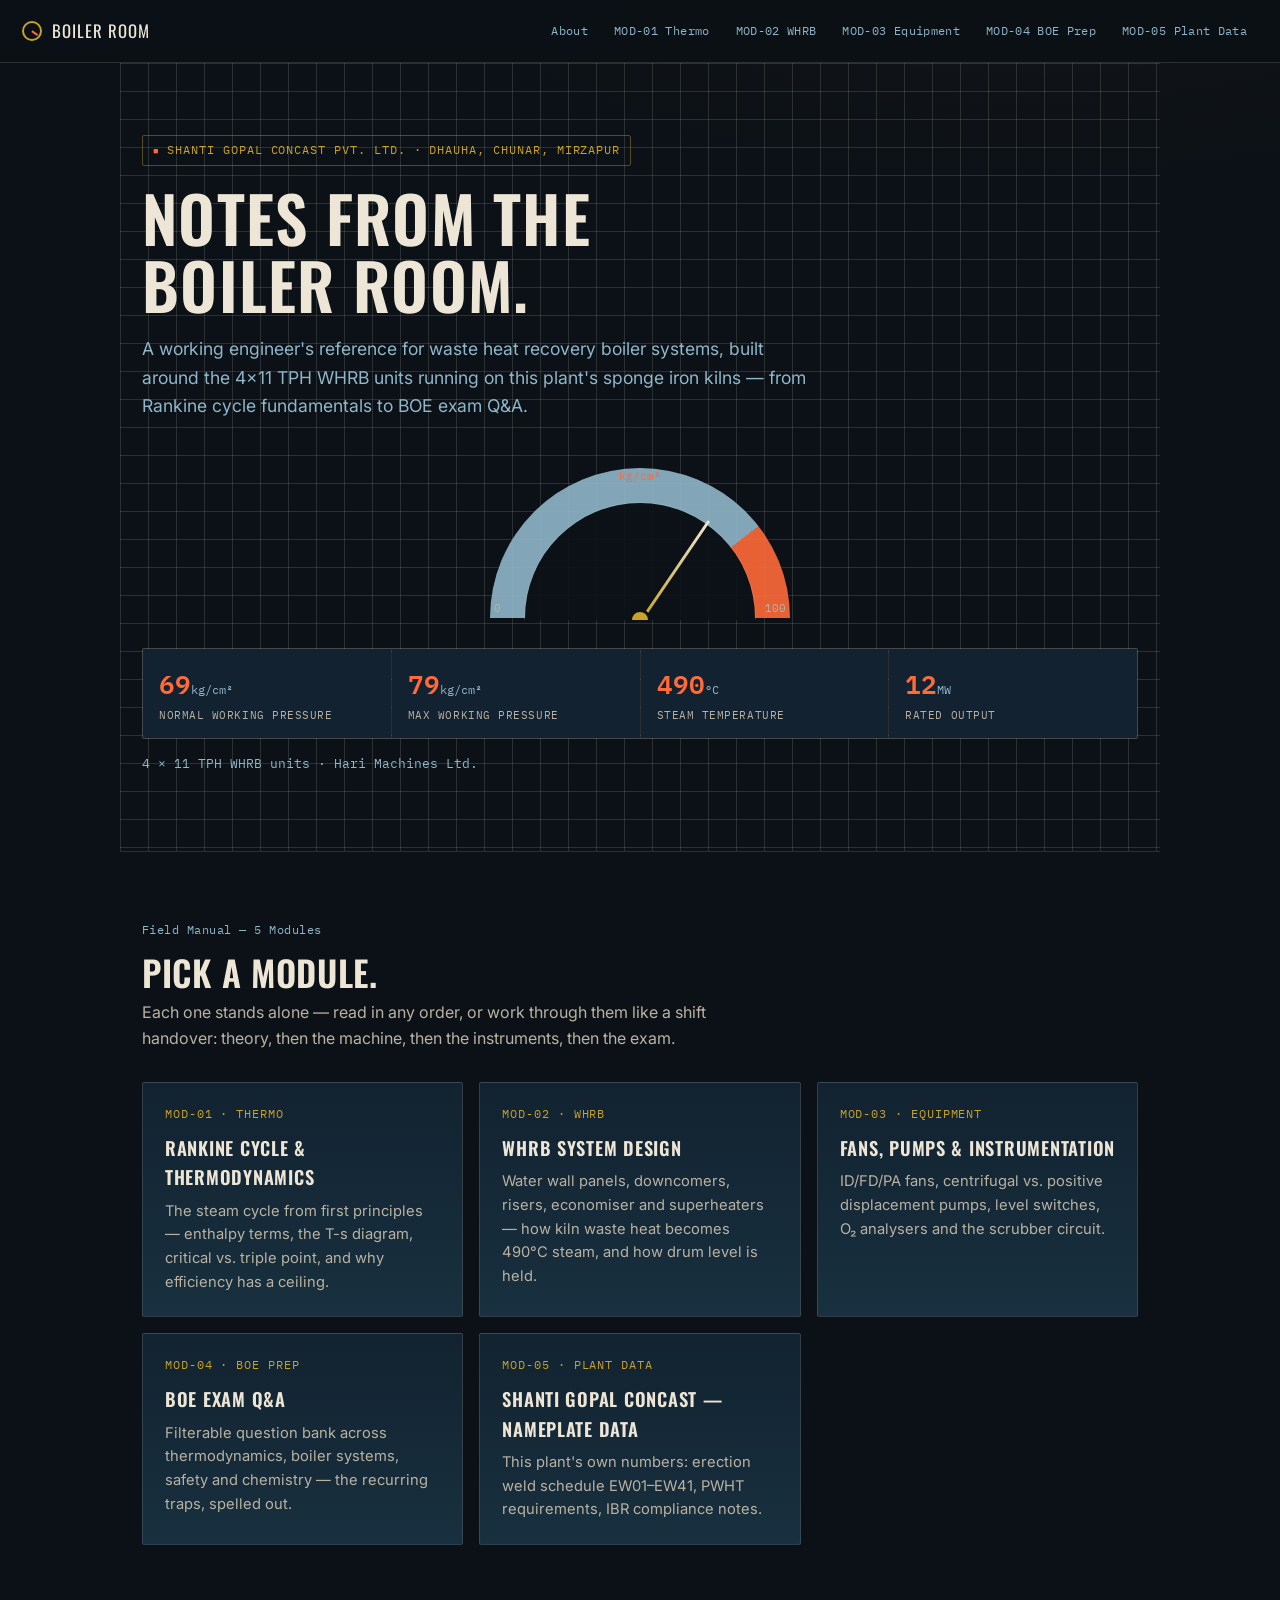
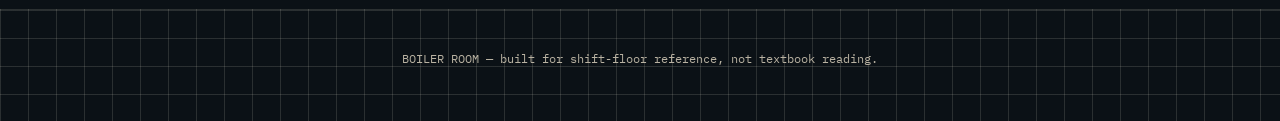
<file: index.html>
<!DOCTYPE html>
<html lang="en">
<head>
<meta charset="UTF-8">
<meta name="viewport" content="width=device-width, initial-scale=1.0">
<title>Boiler Room — WHRB &amp; Power Plant Notes</title>
<meta name="description" content="A field engineer's reference on Rankine cycle thermodynamics, WHRB boiler systems, plant equipment and BOE exam preparation.">
<link rel="preconnect" href="https://fonts.googleapis.com">
<link href="https://fonts.googleapis.com/css2?family=Oswald:wght@500;600;700&family=Inter:wght@400;500;600&family=IBM+Plex+Mono:wght@400;500;600&display=swap" rel="stylesheet">
<link rel="stylesheet" href="style.css">
</head>
<body>

<header class="topbar">
  <a href="index.html" class="brand"><span class="dial"></span> Boiler Room</a>
  <nav class="navlinks">
    <a href="about.html">About</a>
    <a href="mod-01-thermodynamics.html">MOD-01 Thermo</a>
    <a href="mod-02-whrb.html">MOD-02 WHRB</a>
    <a href="mod-03-equipment.html">MOD-03 Equipment</a>
    <a href="mod-04-exam-prep.html">MOD-04 BOE Prep</a>
    <a href="mod-05-plant-data.html">MOD-05 Plant Data</a>
  </nav>
</header>

<section class="section texture" style="padding-top:72px;">
  <span class="modtag">Shanti Gopal Concast Pvt. Ltd. · Dhauha, Chunar, Mirzapur</span>
  <h1 style="margin-top:18px;">Notes from the<br>boiler room.</h1>
  <p class="lede" style="margin-top:18px;">
    A working engineer's reference for waste heat recovery boiler systems, built around the
    4×11&nbsp;TPH WHRB units running on this plant's sponge iron kilns — from Rankine cycle
    fundamentals to BOE exam Q&amp;A.
  </p>

  <div class="gauge-wrap" style="margin-top:48px;">
    <div class="gauge-face"></div>
    <div class="gauge-needle" data-angle="34.2" style="transform:rotate(-140deg);"></div>
    <div class="gauge-hub"></div>
    <span class="gauge-lbl left">0</span>
    <span class="gauge-lbl top">kg/cm²</span>
    <span class="gauge-lbl right">100</span>
  </div>

  <div class="readout-grid">
    <div class="readout"><div><span class="val">69</span><span class="unit">kg/cm²</span><span class="lbl">Normal Working Pressure</span></div></div>
    <div class="readout"><div><span class="val">79</span><span class="unit">kg/cm²</span><span class="lbl">Max Working Pressure</span></div></div>
    <div class="readout"><div><span class="val">490</span><span class="unit">°C</span><span class="lbl">Steam Temperature</span></div></div>
    <div class="readout"><div><span class="val">12</span><span class="unit">MW</span><span class="lbl">Rated Output</span></div></div>
  </div>
  <p style="margin-top:14px;font-size:0.82rem;" class="mono">4 × 11 TPH WHRB units · Hari Machines Ltd.</p>
</section>

<section class="section">
  <span class="kicker">Field Manual — 5 Modules</span>
  <h2 style="margin-top:10px;">Pick a module.</h2>
  <p style="margin-top:8px;max-width:60ch;">Each one stands alone — read in any order, or work through them like a shift handover: theory, then the machine, then the instruments, then the exam.</p>

  <div class="plate-grid" style="margin-top:30px;">

    <a class="modcard" href="mod-01-thermodynamics.html">
      <span class="modcode">MOD-01 · THERMO</span>
      <h3>Rankine Cycle &amp; Thermodynamics</h3>
      <p>The steam cycle from first principles — enthalpy terms, the T-s diagram, critical vs. triple point, and why efficiency has a ceiling.</p>
    </a>

    <a class="modcard" href="mod-02-whrb.html">
      <span class="modcode">MOD-02 · WHRB</span>
      <h3>WHRB System Design</h3>
      <p>Water wall panels, downcomers, risers, economiser and superheaters — how kiln waste heat becomes 490°C steam, and how drum level is held.</p>
    </a>

    <a class="modcard" href="mod-03-equipment.html">
      <span class="modcode">MOD-03 · EQUIPMENT</span>
      <h3>Fans, Pumps &amp; Instrumentation</h3>
      <p>ID/FD/PA fans, centrifugal vs. positive displacement pumps, level switches, O₂ analysers and the scrubber circuit.</p>
    </a>

    <a class="modcard" href="mod-04-exam-prep.html">
      <span class="modcode">MOD-04 · BOE PREP</span>
      <h3>BOE Exam Q&amp;A</h3>
      <p>Filterable question bank across thermodynamics, boiler systems, safety and chemistry — the recurring traps, spelled out.</p>
    </a>

    <a class="modcard" href="mod-05-plant-data.html">
      <span class="modcode">MOD-05 · PLANT DATA</span>
      <h3>Shanti Gopal Concast — Nameplate Data</h3>
      <p>This plant's own numbers: erection weld schedule EW01–EW41, PWHT requirements, IBR compliance notes.</p>
    </a>

  </div>
</section>

<footer class="texture">
  <p>BOILER ROOM — built for shift-floor reference, not textbook reading.</p>
</footer>

<script src="script.js"></script>
</body>
</html>
</file>
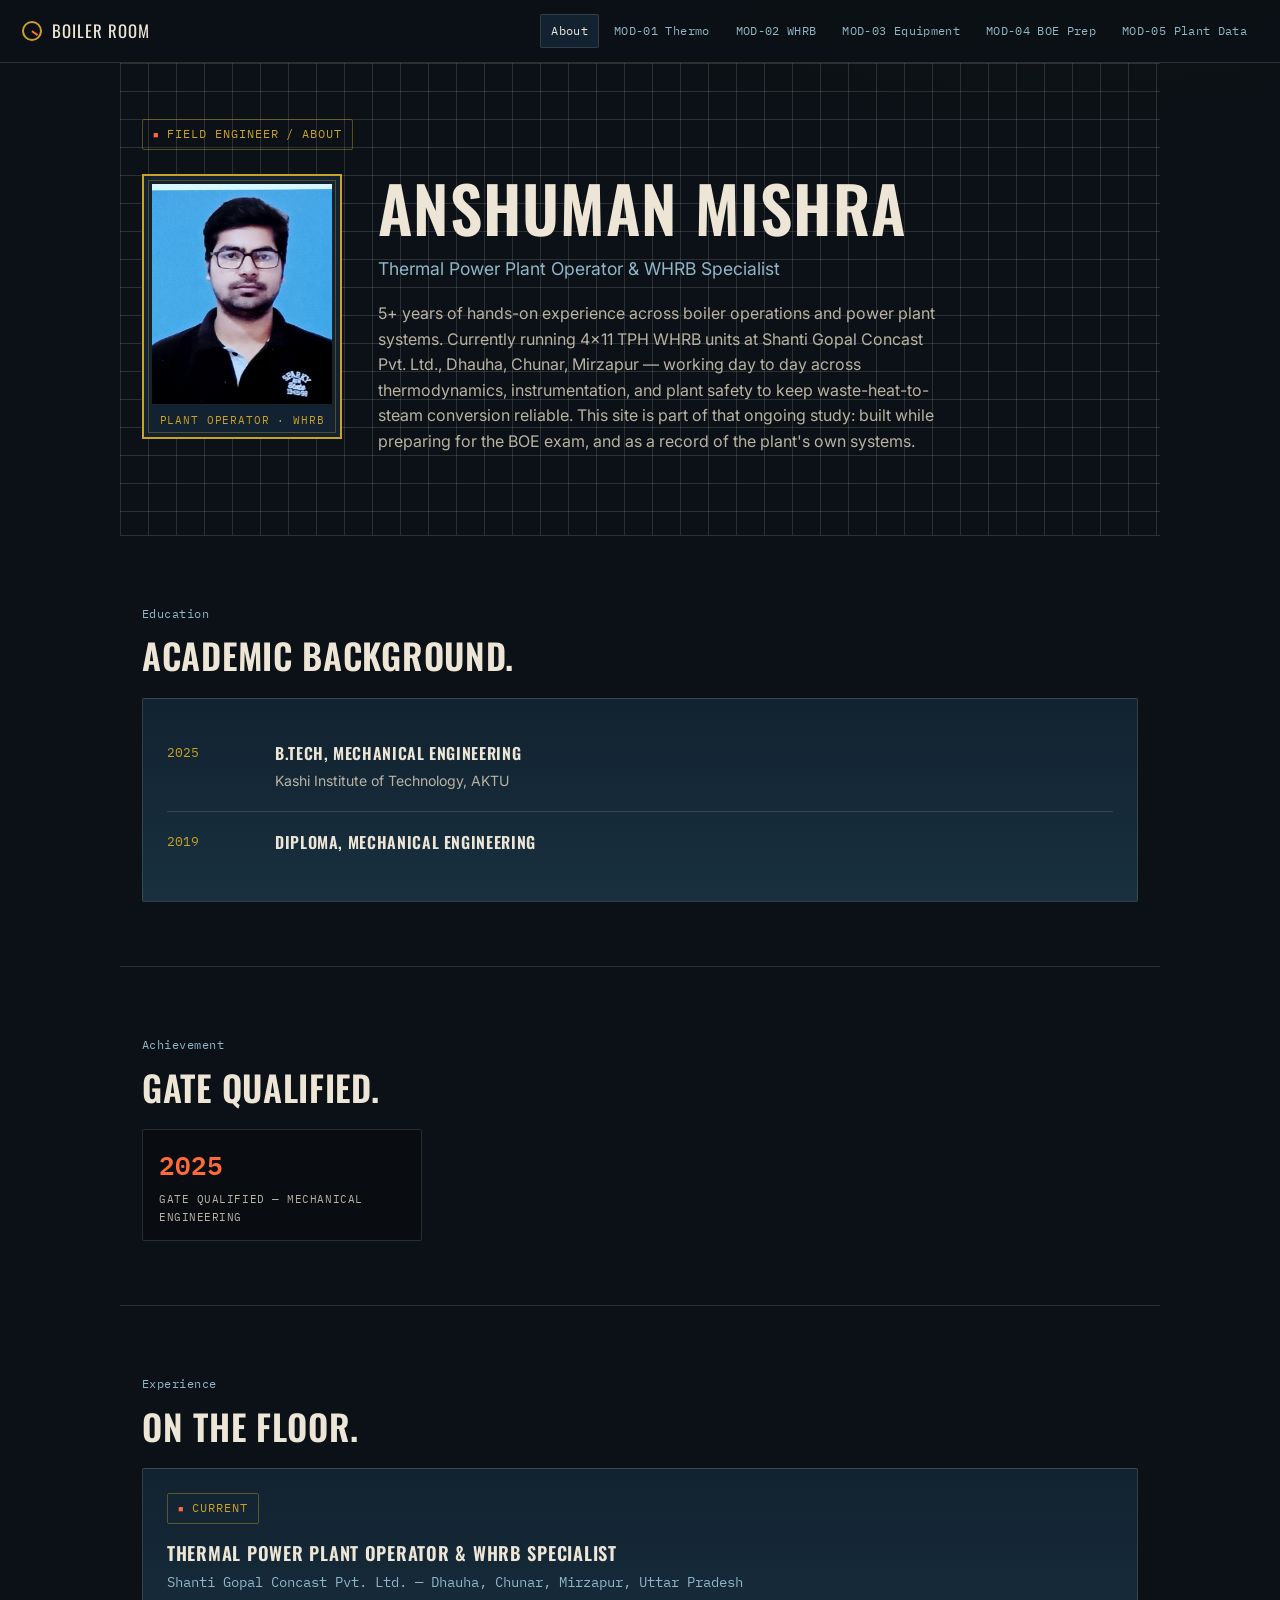
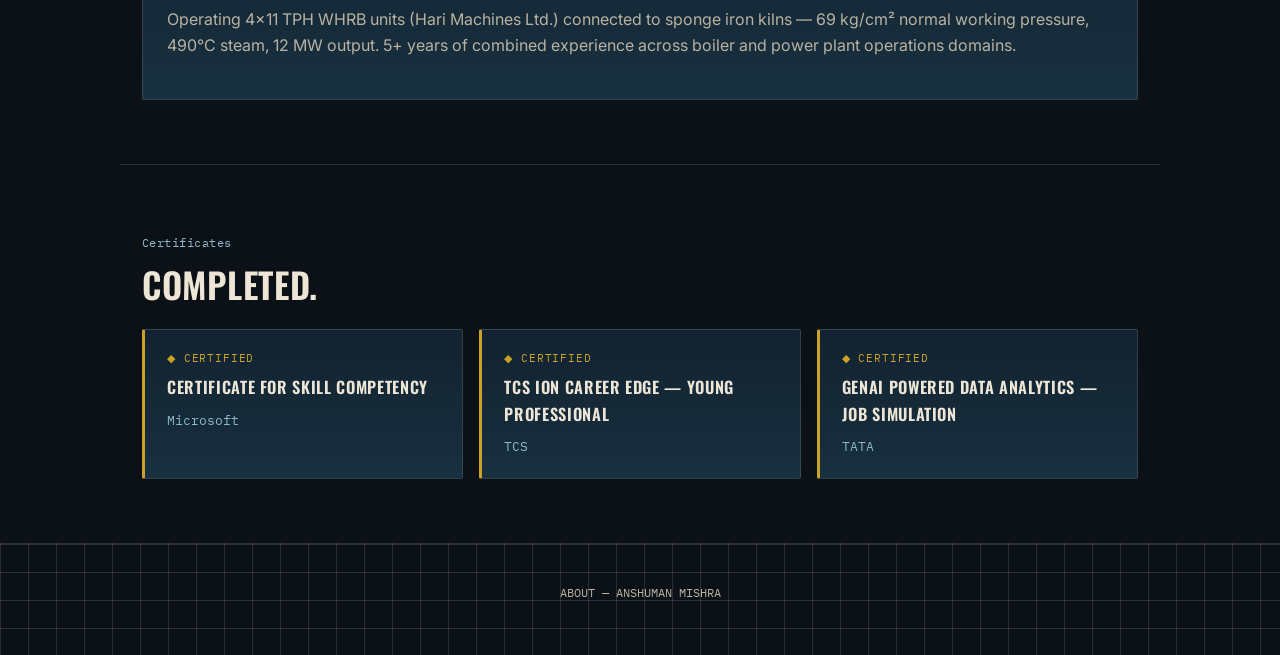
<file: about.html>
<!DOCTYPE html>
<html lang="en">
<head>
<meta charset="UTF-8">
<meta name="viewport" content="width=device-width, initial-scale=1.0">
<title>About — Anshuman Mishra — Boiler Room</title>
<link rel="preconnect" href="https://fonts.googleapis.com">
<link href="https://fonts.googleapis.com/css2?family=Oswald:wght@500;600;700&family=Inter:wght@400;500;600&family=IBM+Plex+Mono:wght@400;500;600&display=swap" rel="stylesheet">
<link rel="stylesheet" href="style.css">
</head>
<body>

<header class="topbar">
  <a href="index.html" class="brand"><span class="dial"></span> Boiler Room</a>
  <nav class="navlinks">
    <a href="about.html">About</a>
    <a href="mod-01-thermodynamics.html">MOD-01 Thermo</a>
    <a href="mod-02-whrb.html">MOD-02 WHRB</a>
    <a href="mod-03-equipment.html">MOD-03 Equipment</a>
    <a href="mod-04-exam-prep.html">MOD-04 BOE Prep</a>
    <a href="mod-05-plant-data.html">MOD-05 Plant Data</a>
  </nav>
</header>

<section class="section texture" style="padding-top:56px;">
  <span class="modtag">Field Engineer / About</span>

  <div class="hero-flex" style="margin-top:24px;">
    <div class="badge">
      <img src="anshuman.jpg" alt="Anshuman Mishra">
      <div class="badge-label">Plant Operator · WHRB</div>
    </div>

    <div class="hero-text">
      <h1>Anshuman Mishra</h1>
      <p class="lede" style="margin-top:14px;">Thermal Power Plant Operator &amp; WHRB Specialist</p>
      <p style="margin-top:18px;max-width:56ch;">
        5+ years of hands-on experience across boiler operations and power plant systems.
        Currently running 4×11 TPH WHRB units at Shanti Gopal Concast Pvt. Ltd., Dhauha,
        Chunar, Mirzapur — working day to day across thermodynamics, instrumentation, and
        plant safety to keep waste-heat-to-steam conversion reliable. This site is part of
        that ongoing study: built while preparing for the BOE exam, and as a record of the
        plant's own systems.
      </p>
    </div>
  </div>
</section>

<section class="section">
  <span class="kicker">Education</span>
  <h2 style="margin-top:10px;margin-bottom:22px;">Academic background.</h2>

  <div class="plate">
    <div class="timeline-item">
      <span class="year">2025</span>
      <div class="content">
        <h3>B.Tech, Mechanical Engineering</h3>
        <p>Kashi Institute of Technology, AKTU</p>
      </div>
    </div>
    <div class="timeline-item">
      <span class="year">2019</span>
      <div class="content">
        <h3>Diploma, Mechanical Engineering</h3>
      </div>
    </div>
  </div>
</section>

<section class="section">
  <span class="kicker">Achievement</span>
  <h2 style="margin-top:10px;margin-bottom:22px;">GATE Qualified.</h2>
  <div class="readout" style="max-width:280px;">
    <div><span class="val">2025</span><span class="lbl" style="margin-top:6px;">GATE Qualified — Mechanical Engineering</span></div>
  </div>
</section>

<section class="section">
  <span class="kicker">Experience</span>
  <h2 style="margin-top:10px;margin-bottom:22px;">On the floor.</h2>
  <div class="plate">
    <span class="modtag">Current</span>
    <h3 style="margin-top:14px;">Thermal Power Plant Operator &amp; WHRB Specialist</h3>
    <p class="mono" style="margin-top:4px;font-size:0.85rem;">Shanti Gopal Concast Pvt. Ltd. — Dhauha, Chunar, Mirzapur, Uttar Pradesh</p>
    <p style="margin-top:14px;">
      Operating 4×11 TPH WHRB units (Hari Machines Ltd.) connected to sponge iron kilns —
      69 kg/cm² normal working pressure, 490°C steam, 12 MW output. 5+ years of combined
      experience across boiler and power plant operations domains.
    </p>
  </div>
</section>

<section class="section">
  <span class="kicker">Certificates</span>
  <h2 style="margin-top:10px;margin-bottom:24px;">Completed.</h2>

  <div class="plate-grid">
    <div class="cert-card">
      <span class="seal">◆ Certified</span>
      <h3>Certificate for Skill Competency</h3>
      <span class="issuer">Microsoft</span>
    </div>
    <div class="cert-card">
      <span class="seal">◆ Certified</span>
      <h3>TCS iON Career Edge — Young Professional</h3>
      <span class="issuer">TCS</span>
    </div>
    <div class="cert-card">
      <span class="seal">◆ Certified</span>
      <h3>GenAI Powered Data Analytics — Job Simulation</h3>
      <span class="issuer">TATA</span>
    </div>
  </div>
</section>

<footer class="texture">
  <p>ABOUT — ANSHUMAN MISHRA</p>
</footer>

<script src="script.js"></script>
</body>
</html>
</file>
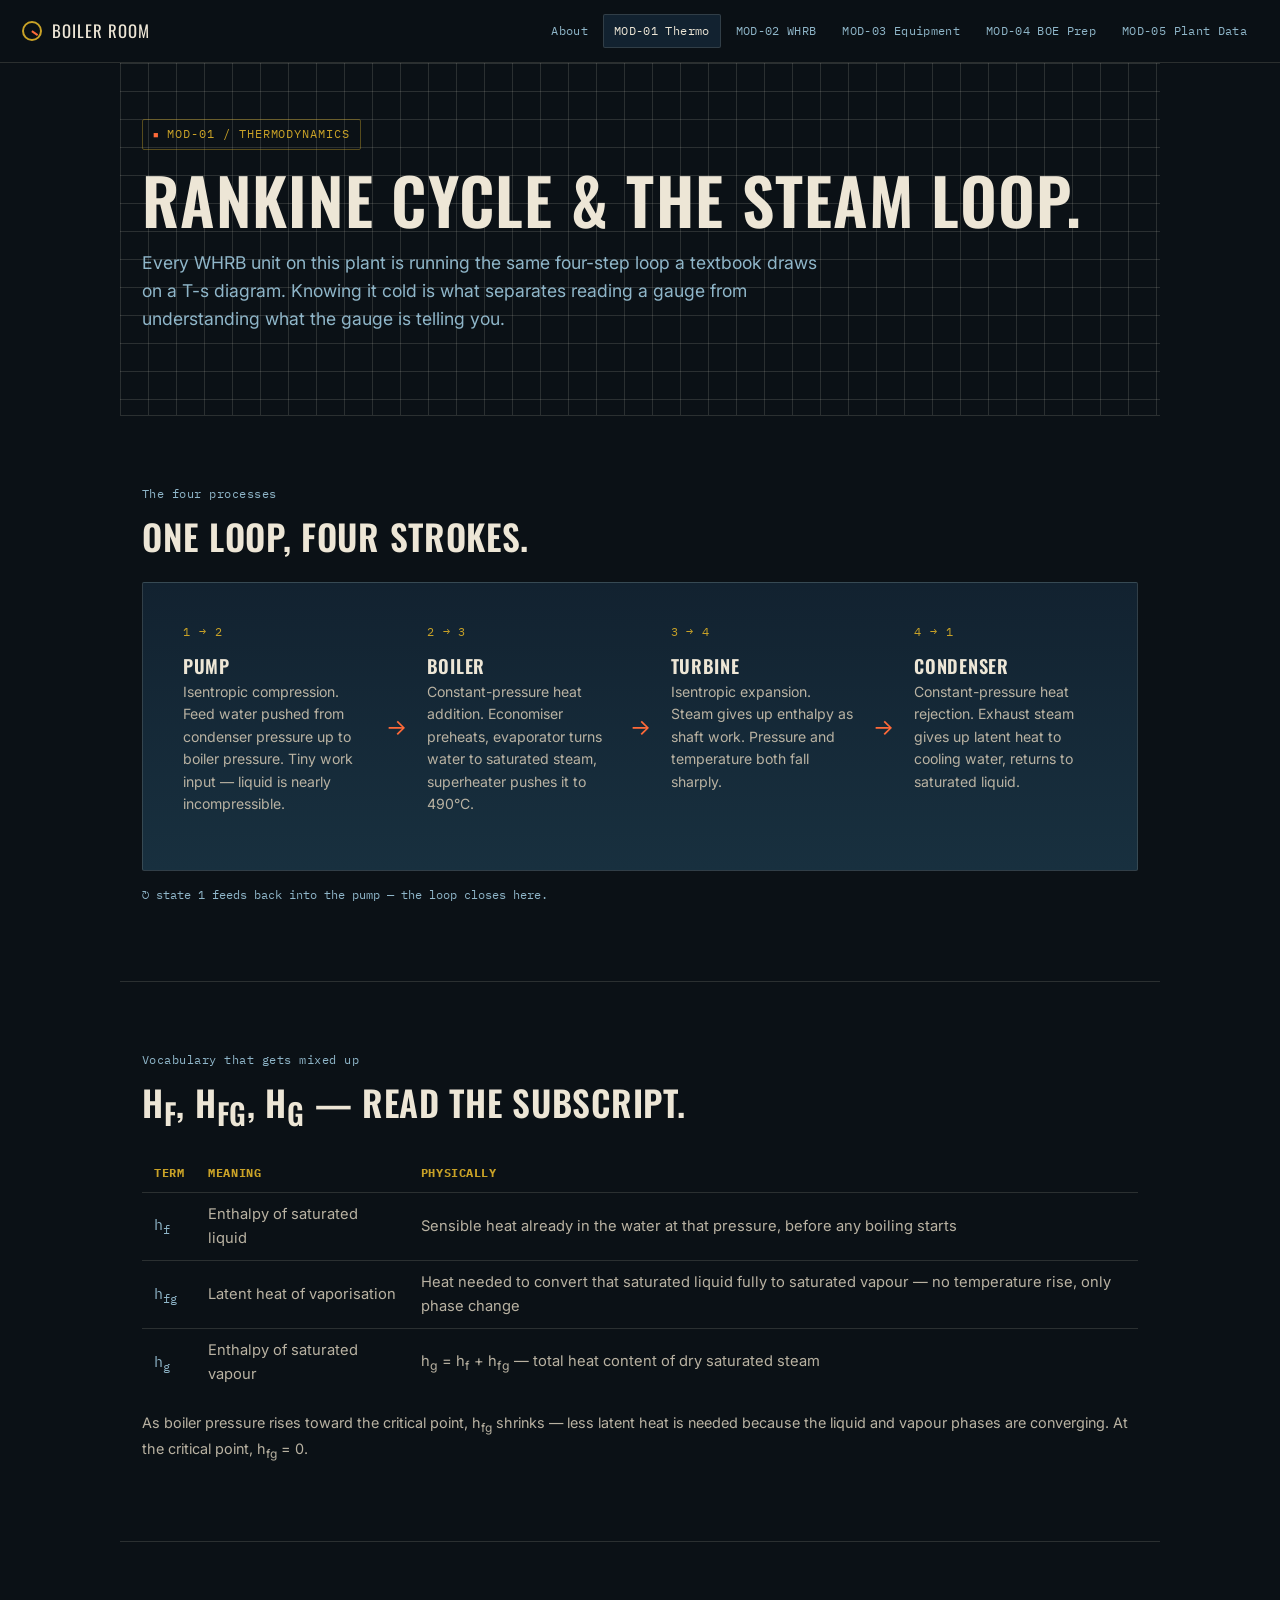
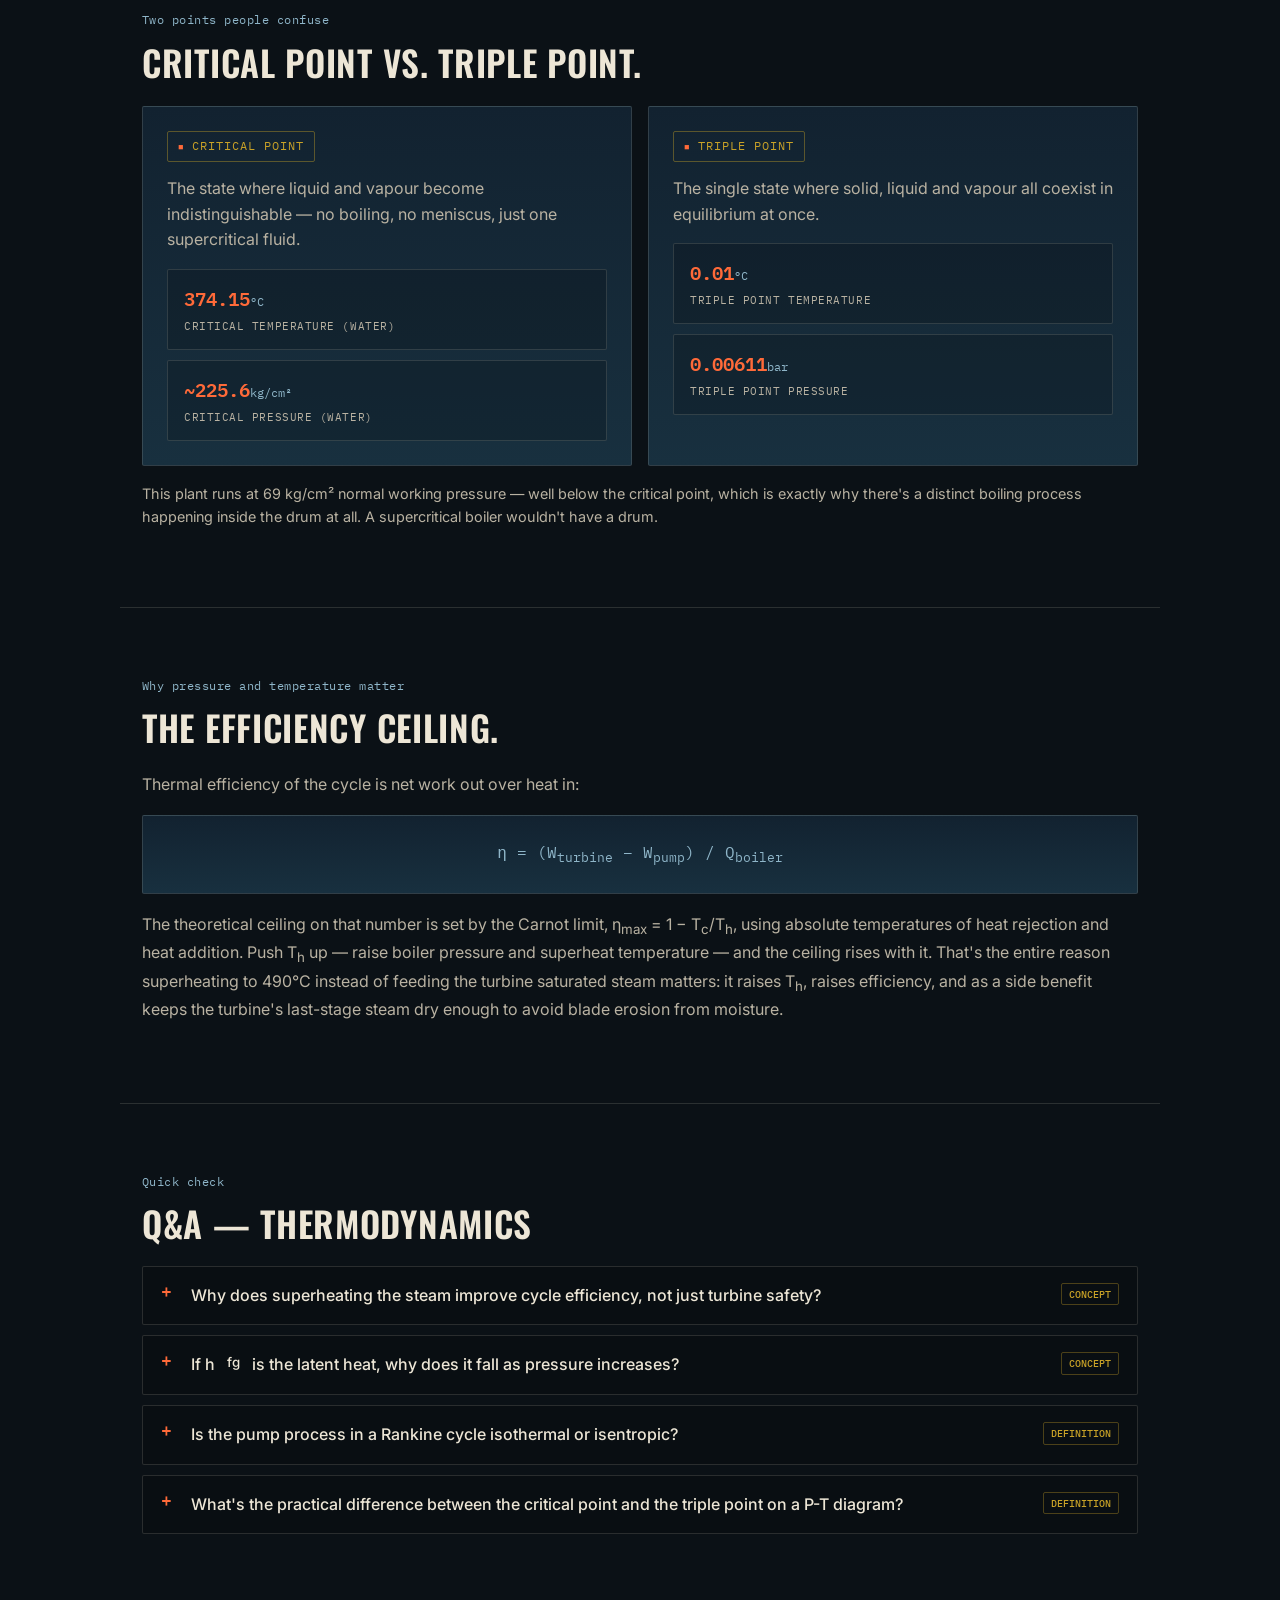
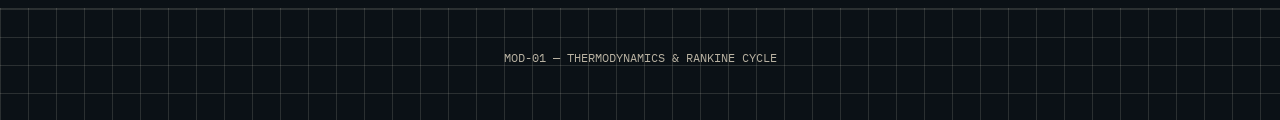
<file: mod-01-thermodynamics.html>
<!DOCTYPE html>
<html lang="en">
<head>
<meta charset="UTF-8">
<meta name="viewport" content="width=device-width, initial-scale=1.0">
<title>MOD-01 · Thermodynamics &amp; Rankine Cycle — Boiler Room</title>
<link rel="preconnect" href="https://fonts.googleapis.com">
<link href="https://fonts.googleapis.com/css2?family=Oswald:wght@500;600;700&family=Inter:wght@400;500;600&family=IBM+Plex+Mono:wght@400;500;600&display=swap" rel="stylesheet">
<link rel="stylesheet" href="style.css">
</head>
<body>

<header class="topbar">
  <a href="index.html" class="brand"><span class="dial"></span> Boiler Room</a>
  <nav class="navlinks">
    <a href="about.html">About</a>
    <a href="mod-01-thermodynamics.html">MOD-01 Thermo</a>
    <a href="mod-02-whrb.html">MOD-02 WHRB</a>
    <a href="mod-03-equipment.html">MOD-03 Equipment</a>
    <a href="mod-04-exam-prep.html">MOD-04 BOE Prep</a>
    <a href="mod-05-plant-data.html">MOD-05 Plant Data</a>
  </nav>
</header>

<section class="section texture" style="padding-top:56px;">
  <span class="modtag">MOD-01 / Thermodynamics</span>
  <h1 style="margin-top:16px;">Rankine Cycle &amp; the steam loop.</h1>
  <p class="lede" style="margin-top:16px;">
    Every WHRB unit on this plant is running the same four-step loop a textbook draws on a T-s diagram.
    Knowing it cold is what separates reading a gauge from understanding what the gauge is telling you.
  </p>
</section>

<section class="section">
  <span class="kicker">The four processes</span>
  <h2 style="margin-top:10px;margin-bottom:26px;">One loop, four strokes.</h2>

  <div class="plate" style="overflow-x:auto;">
    <div style="display:flex;align-items:stretch;gap:0;min-width:680px;">

      <div style="flex:1;padding:16px;">
        <span class="modcode">1 → 2</span>
        <h3>Pump</h3>
        <p style="font-size:0.88rem;">Isentropic compression. Feed water pushed from condenser pressure up to boiler pressure. Tiny work input — liquid is nearly incompressible.</p>
      </div>
      <div style="display:flex;align-items:center;color:var(--ember);font-size:1.4rem;padding:0 4px;">→</div>

      <div style="flex:1;padding:16px;">
        <span class="modcode">2 → 3</span>
        <h3>Boiler</h3>
        <p style="font-size:0.88rem;">Constant-pressure heat addition. Economiser preheats, evaporator turns water to saturated steam, superheater pushes it to 490°C.</p>
      </div>
      <div style="display:flex;align-items:center;color:var(--ember);font-size:1.4rem;padding:0 4px;">→</div>

      <div style="flex:1;padding:16px;">
        <span class="modcode">3 → 4</span>
        <h3>Turbine</h3>
        <p style="font-size:0.88rem;">Isentropic expansion. Steam gives up enthalpy as shaft work. Pressure and temperature both fall sharply.</p>
      </div>
      <div style="display:flex;align-items:center;color:var(--ember);font-size:1.4rem;padding:0 4px;">→</div>

      <div style="flex:1;padding:16px;">
        <span class="modcode">4 → 1</span>
        <h3>Condenser</h3>
        <p style="font-size:0.88rem;">Constant-pressure heat rejection. Exhaust steam gives up latent heat to cooling water, returns to saturated liquid.</p>
      </div>

    </div>
  </div>
  <p class="mono" style="margin-top:14px;font-size:0.78rem;">↻ state 1 feeds back into the pump — the loop closes here.</p>
</section>

<section class="section">
  <span class="kicker">Vocabulary that gets mixed up</span>
  <h2 style="margin-top:10px;margin-bottom:24px;">h<sub>f</sub>, h<sub>fg</sub>, h<sub>g</sub> — read the subscript.</h2>

  <table>
    <tr><th>Term</th><th>Meaning</th><th>Physically</th></tr>
    <tr><td class="mono">h<sub>f</sub></td><td>Enthalpy of saturated liquid</td><td>Sensible heat already in the water at that pressure, before any boiling starts</td></tr>
    <tr><td class="mono">h<sub>fg</sub></td><td>Latent heat of vaporisation</td><td>Heat needed to convert that saturated liquid fully to saturated vapour — no temperature rise, only phase change</td></tr>
    <tr><td class="mono">h<sub>g</sub></td><td>Enthalpy of saturated vapour</td><td>h<sub>g</sub> = h<sub>f</sub> + h<sub>fg</sub> — total heat content of dry saturated steam</td></tr>
  </table>
  <p style="margin-top:14px;font-size:0.9rem;">
    As boiler pressure rises toward the critical point, h<sub>fg</sub> shrinks — less latent heat is needed because the liquid and vapour phases are converging. At the critical point, h<sub>fg</sub> = 0.
  </p>
</section>

<section class="section">
  <span class="kicker">Two points people confuse</span>
  <h2 style="margin-top:10px;margin-bottom:24px;">Critical Point vs. Triple Point.</h2>

  <div class="plate-grid">
    <div class="plate">
      <span class="modtag">Critical Point</span>
      <p style="margin-top:14px;">The state where liquid and vapour become indistinguishable — no boiling, no meniscus, just one supercritical fluid.</p>
      <div class="readout" style="margin-top:14px;"><div><span class="val" style="font-size:1.2rem;">374.15</span><span class="unit">°C</span><span class="lbl">Critical Temperature (water)</span></div></div>
      <div class="readout" style="margin-top:10px;"><div><span class="val" style="font-size:1.2rem;">~225.6</span><span class="unit">kg/cm²</span><span class="lbl">Critical Pressure (water)</span></div></div>
    </div>
    <div class="plate">
      <span class="modtag">Triple Point</span>
      <p style="margin-top:14px;">The single state where solid, liquid and vapour all coexist in equilibrium at once.</p>
      <div class="readout" style="margin-top:14px;"><div><span class="val" style="font-size:1.2rem;">0.01</span><span class="unit">°C</span><span class="lbl">Triple Point Temperature</span></div></div>
      <div class="readout" style="margin-top:10px;"><div><span class="val" style="font-size:1.2rem;">0.00611</span><span class="unit">bar</span><span class="lbl">Triple Point Pressure</span></div></div>
    </div>
  </div>
  <p style="margin-top:16px;font-size:0.9rem;">
    This plant runs at 69 kg/cm² normal working pressure — well below the critical point, which is exactly why there's a distinct boiling process happening inside the drum at all. A supercritical boiler wouldn't have a drum.
  </p>
</section>

<section class="section">
  <span class="kicker">Why pressure and temperature matter</span>
  <h2 style="margin-top:10px;margin-bottom:24px;">The efficiency ceiling.</h2>
  <p>
    Thermal efficiency of the cycle is net work out over heat in:
  </p>
  <div class="plate mono" style="text-align:center;font-size:1rem;margin:18px 0;">
    η = (W<sub>turbine</sub> − W<sub>pump</sub>) / Q<sub>boiler</sub>
  </div>
  <p>
    The theoretical ceiling on that number is set by the Carnot limit, η<sub>max</sub> = 1 − T<sub>c</sub>/T<sub>h</sub>, using absolute temperatures of heat rejection and heat addition. Push T<sub>h</sub> up — raise boiler pressure and superheat temperature — and the ceiling rises with it. That's the entire reason superheating to 490°C instead of feeding the turbine saturated steam matters: it raises T<sub>h</sub>, raises efficiency, and as a side benefit keeps the turbine's last-stage steam dry enough to avoid blade erosion from moisture.
  </p>
</section>

<section class="section">
  <span class="kicker">Quick check</span>
  <h2 style="margin-top:10px;margin-bottom:22px;">Q&amp;A — Thermodynamics</h2>

  <details class="qa">
    <summary>Why does superheating the steam improve cycle efficiency, not just turbine safety? <span class="tag">CONCEPT</span></summary>
    <div class="a">It raises the average temperature at which heat is added during the 2→3 process. A higher heat-addition temperature pushes the Carnot ceiling up directly — the dryness-fraction benefit at the turbine exhaust is a separate, additional win, not the main mechanism.</div>
  </details>

  <details class="qa">
    <summary>If h<sub>fg</sub> is the latent heat, why does it fall as pressure increases? <span class="tag">CONCEPT</span></summary>
    <div class="a">Higher pressure pushes saturation temperature up, which pushes h<sub>f</sub> and h<sub>g</sub> closer together as both approach the critical point. At the critical point the two phases merge entirely, so h<sub>fg</sub> → 0.</div>
  </details>

  <details class="qa">
    <summary>Is the pump process in a Rankine cycle isothermal or isentropic? <span class="tag">DEFINITION</span></summary>
    <div class="a">Isentropic (constant entropy), not isothermal. Liquid water is nearly incompressible, so the temperature rise across the pump is small but real — entropy stays constant in the ideal case, temperature doesn't.</div>
  </details>

  <details class="qa">
    <summary>What's the practical difference between the critical point and the triple point on a P-T diagram? <span class="tag">DEFINITION</span></summary>
    <div class="a">The triple point is the bottom end of the saturation curve, where all three phases meet at one specific low-pressure, low-temperature state. The critical point is the top end, where the liquid-vapour line simply terminates — beyond it, "boiling" stops being a meaningful process.</div>
  </details>
</section>

<footer class="texture">
  <p>MOD-01 — THERMODYNAMICS &amp; RANKINE CYCLE</p>
</footer>

<script src="script.js"></script>
</body>
</html>
</file>
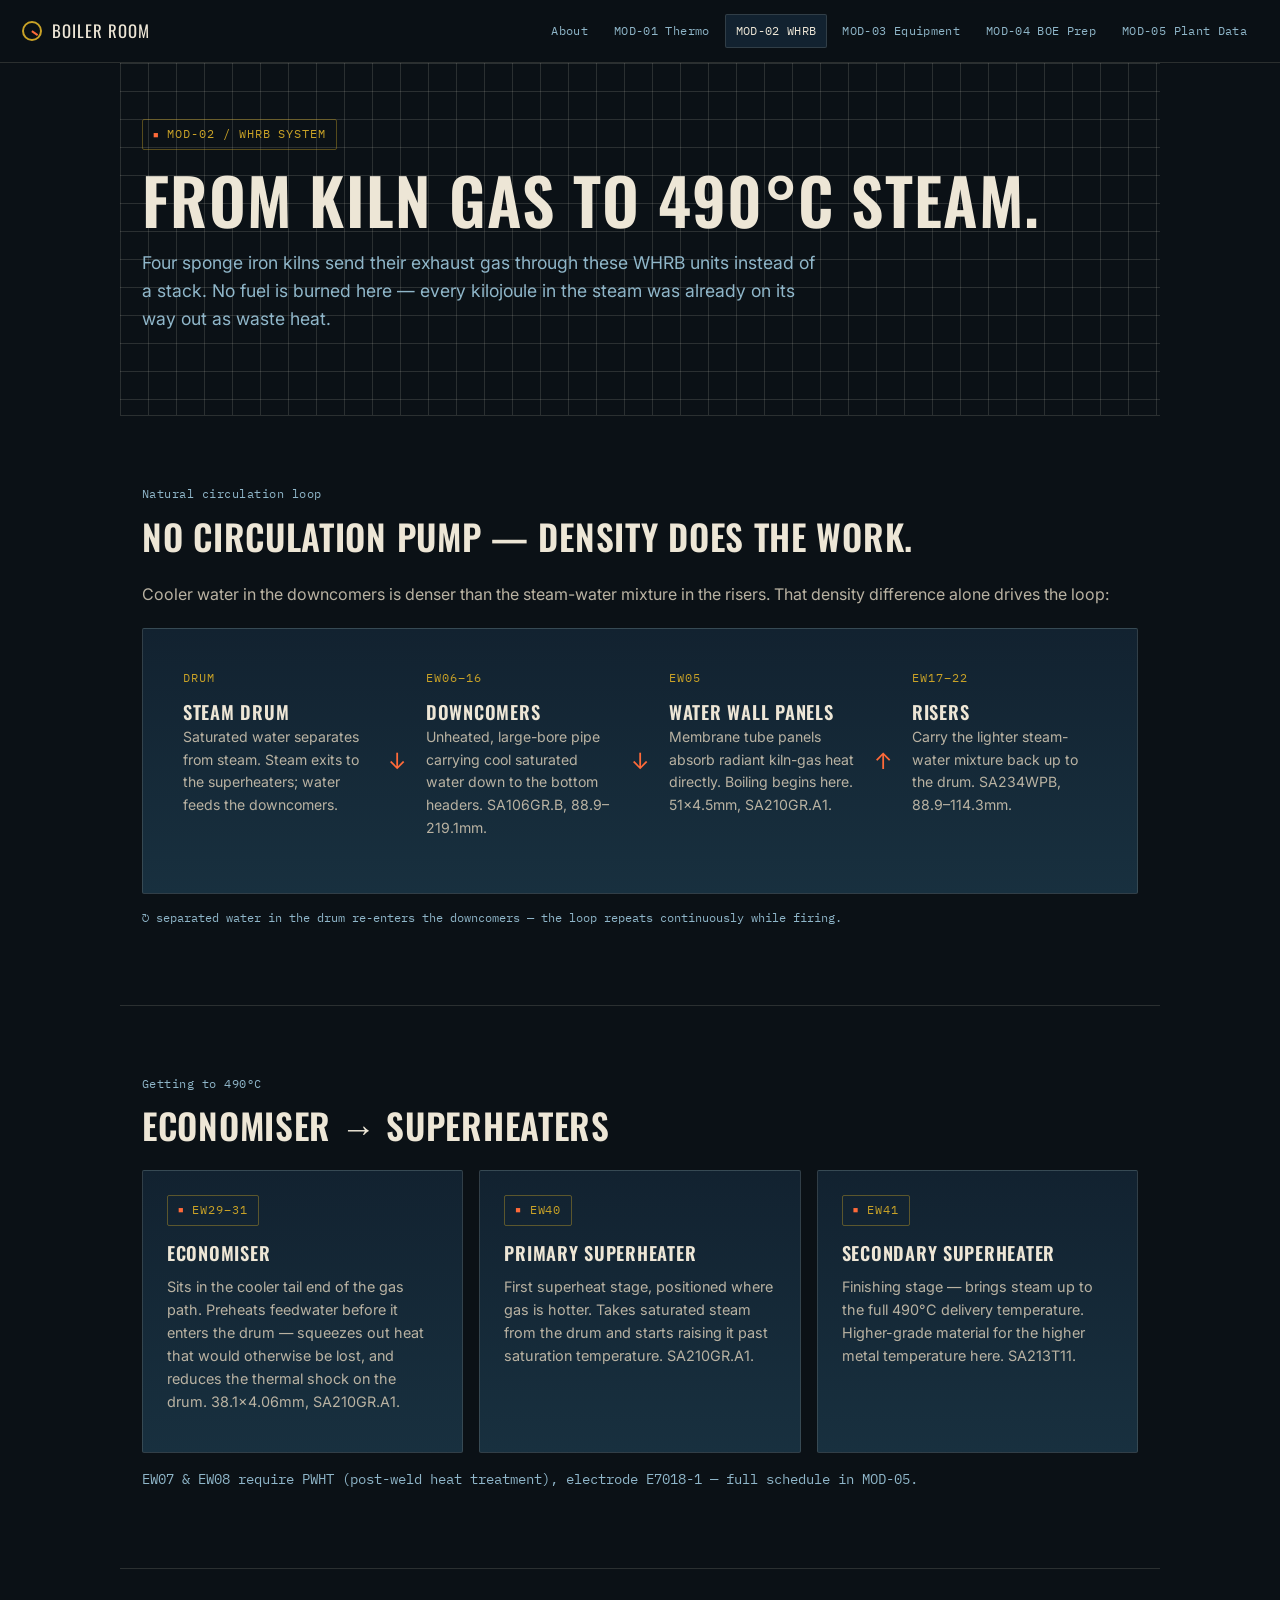
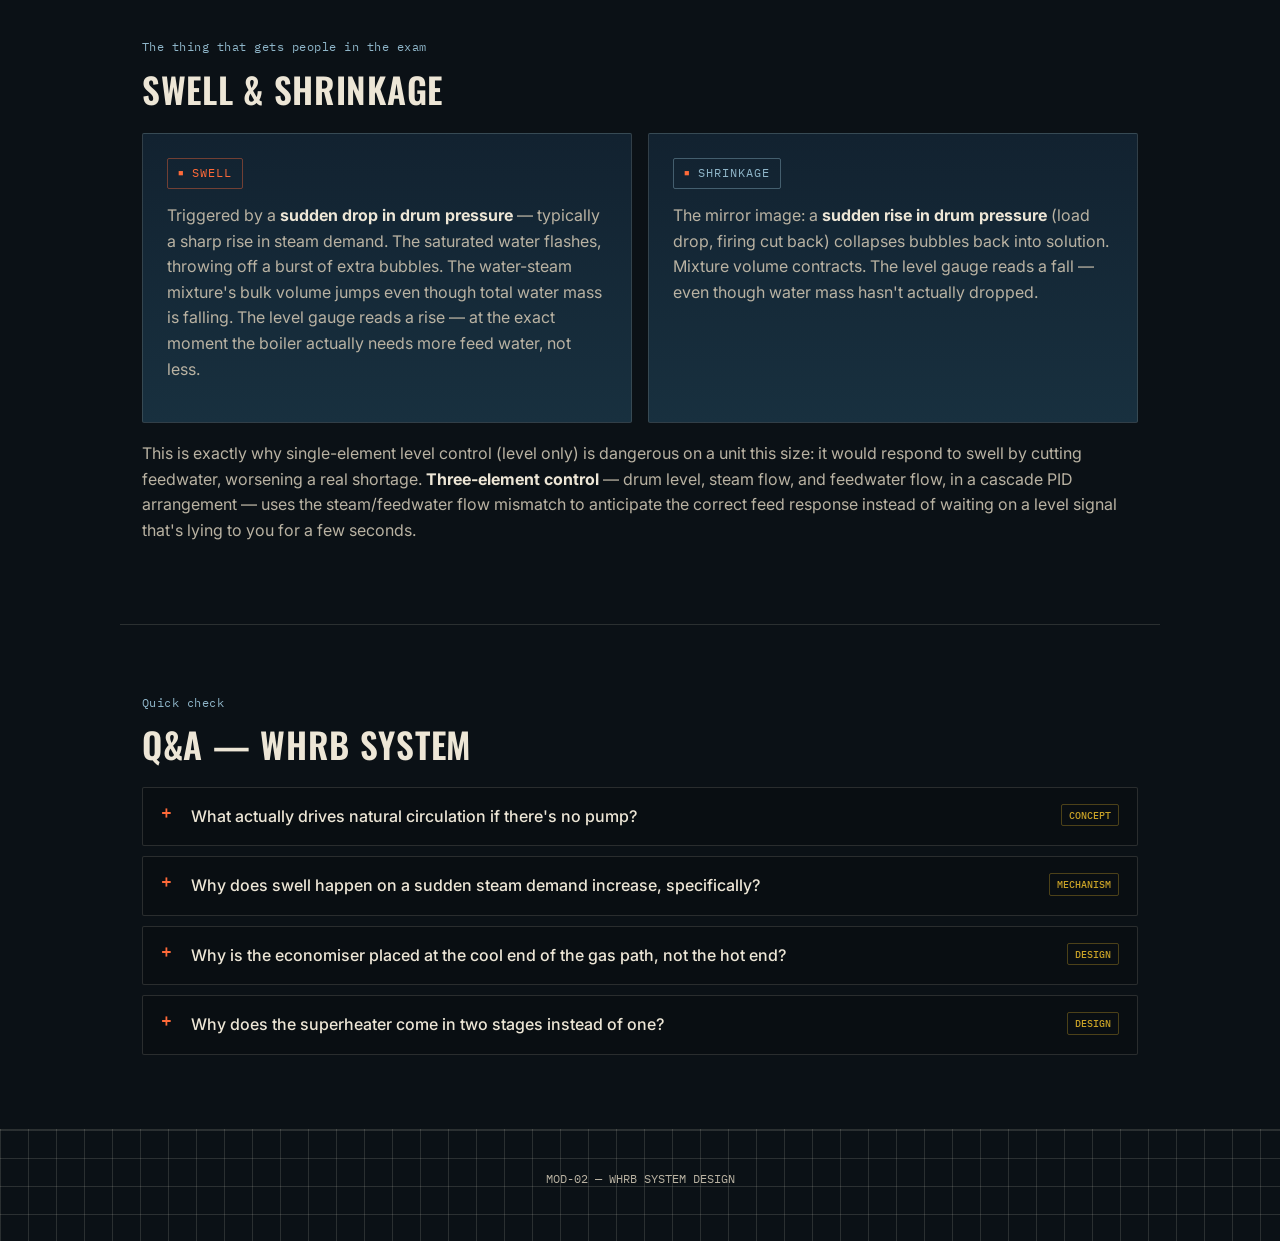
<file: mod-02-whrb.html>
<!DOCTYPE html>
<html lang="en">
<head>
<meta charset="UTF-8">
<meta name="viewport" content="width=device-width, initial-scale=1.0">
<title>MOD-02 · WHRB System — Boiler Room</title>
<link rel="preconnect" href="https://fonts.googleapis.com">
<link href="https://fonts.googleapis.com/css2?family=Oswald:wght@500;600;700&family=Inter:wght@400;500;600&family=IBM+Plex+Mono:wght@400;500;600&display=swap" rel="stylesheet">
<link rel="stylesheet" href="style.css">
</head>
<body>

<header class="topbar">
  <a href="index.html" class="brand"><span class="dial"></span> Boiler Room</a>
  <nav class="navlinks">
    <a href="about.html">About</a>
    <a href="mod-01-thermodynamics.html">MOD-01 Thermo</a>
    <a href="mod-02-whrb.html">MOD-02 WHRB</a>
    <a href="mod-03-equipment.html">MOD-03 Equipment</a>
    <a href="mod-04-exam-prep.html">MOD-04 BOE Prep</a>
    <a href="mod-05-plant-data.html">MOD-05 Plant Data</a>
  </nav>
</header>

<section class="section texture" style="padding-top:56px;">
  <span class="modtag">MOD-02 / WHRB System</span>
  <h1 style="margin-top:16px;">From kiln gas to 490°C steam.</h1>
  <p class="lede" style="margin-top:16px;">
    Four sponge iron kilns send their exhaust gas through these WHRB units instead of a stack.
    No fuel is burned here — every kilojoule in the steam was already on its way out as waste heat.
  </p>
</section>

<section class="section">
  <span class="kicker">Natural circulation loop</span>
  <h2 style="margin-top:10px;margin-bottom:26px;">No circulation pump — density does the work.</h2>
  <p>Cooler water in the downcomers is denser than the steam-water mixture in the risers. That density difference alone drives the loop:</p>

  <div class="plate" style="overflow-x:auto;margin-top:20px;">
    <div style="display:flex;align-items:stretch;gap:0;min-width:680px;">
      <div style="flex:1;padding:16px;">
        <span class="modcode">DRUM</span>
        <h3>Steam Drum</h3>
        <p style="font-size:0.88rem;">Saturated water separates from steam. Steam exits to the superheaters; water feeds the downcomers.</p>
      </div>
      <div style="display:flex;align-items:center;color:var(--ember);font-size:1.4rem;padding:0 4px;">↓</div>
      <div style="flex:1;padding:16px;">
        <span class="modcode">EW06–16</span>
        <h3>Downcomers</h3>
        <p style="font-size:0.88rem;">Unheated, large-bore pipe carrying cool saturated water down to the bottom headers. SA106GR.B, 88.9–219.1mm.</p>
      </div>
      <div style="display:flex;align-items:center;color:var(--ember);font-size:1.4rem;padding:0 4px;">↓</div>
      <div style="flex:1;padding:16px;">
        <span class="modcode">EW05</span>
        <h3>Water Wall Panels</h3>
        <p style="font-size:0.88rem;">Membrane tube panels absorb radiant kiln-gas heat directly. Boiling begins here. 51×4.5mm, SA210GR.A1.</p>
      </div>
      <div style="display:flex;align-items:center;color:var(--ember);font-size:1.4rem;padding:0 4px;">↑</div>
      <div style="flex:1;padding:16px;">
        <span class="modcode">EW17–22</span>
        <h3>Risers</h3>
        <p style="font-size:0.88rem;">Carry the lighter steam-water mixture back up to the drum. SA234WPB, 88.9–114.3mm.</p>
      </div>
    </div>
  </div>
  <p class="mono" style="margin-top:14px;font-size:0.78rem;">↻ separated water in the drum re-enters the downcomers — the loop repeats continuously while firing.</p>
</section>

<section class="section">
  <span class="kicker">Getting to 490°C</span>
  <h2 style="margin-top:10px;margin-bottom:24px;">Economiser → Superheaters</h2>
  <div class="plate-grid">
    <div class="plate">
      <span class="modtag">EW29–31</span>
      <h3 style="margin-top:12px;">Economiser</h3>
      <p style="margin-top:8px;font-size:0.9rem;">Sits in the cooler tail end of the gas path. Preheats feedwater before it enters the drum — squeezes out heat that would otherwise be lost, and reduces the thermal shock on the drum. 38.1×4.06mm, SA210GR.A1.</p>
    </div>
    <div class="plate">
      <span class="modtag">EW40</span>
      <h3 style="margin-top:12px;">Primary Superheater</h3>
      <p style="margin-top:8px;font-size:0.9rem;">First superheat stage, positioned where gas is hotter. Takes saturated steam from the drum and starts raising it past saturation temperature. SA210GR.A1.</p>
    </div>
    <div class="plate">
      <span class="modtag">EW41</span>
      <h3 style="margin-top:12px;">Secondary Superheater</h3>
      <p style="margin-top:8px;font-size:0.9rem;">Finishing stage — brings steam up to the full 490°C delivery temperature. Higher-grade material for the higher metal temperature here. SA213T11.</p>
    </div>
  </div>
  <p style="margin-top:16px;font-size:0.85rem;" class="mono">EW07 &amp; EW08 require PWHT (post-weld heat treatment), electrode E7018-1 — full schedule in MOD-05.</p>
</section>

<section class="section">
  <span class="kicker">The thing that gets people in the exam</span>
  <h2 style="margin-top:10px;margin-bottom:24px;">Swell &amp; Shrinkage</h2>

  <div class="plate-grid">
    <div class="plate">
      <span class="modtag" style="border-color:rgba(255,106,57,0.4);color:var(--ember);">Swell</span>
      <p style="margin-top:14px;">Triggered by a <strong style="color:var(--paper);">sudden drop in drum pressure</strong> — typically a sharp rise in steam demand. The saturated water flashes, throwing off a burst of extra bubbles. The water-steam mixture's bulk volume jumps even though total water mass is falling. The level gauge reads a rise — at the exact moment the boiler actually needs more feed water, not less.</p>
    </div>
    <div class="plate">
      <span class="modtag" style="border-color:rgba(143,182,201,0.4);color:var(--steam);">Shrinkage</span>
      <p style="margin-top:14px;">The mirror image: a <strong style="color:var(--paper);">sudden rise in drum pressure</strong> (load drop, firing cut back) collapses bubbles back into solution. Mixture volume contracts. The level gauge reads a fall — even though water mass hasn't actually dropped.</p>
    </div>
  </div>

  <p style="margin-top:18px;">
    This is exactly why single-element level control (level only) is dangerous on a unit this size: it would respond to swell by cutting feedwater, worsening a real shortage. <strong style="color:var(--paper);">Three-element control</strong> — drum level, steam flow, and feedwater flow, in a cascade PID arrangement — uses the steam/feedwater flow mismatch to anticipate the correct feed response instead of waiting on a level signal that's lying to you for a few seconds.
  </p>
</section>

<section class="section">
  <span class="kicker">Quick check</span>
  <h2 style="margin-top:10px;margin-bottom:22px;">Q&amp;A — WHRB System</h2>

  <details class="qa">
    <summary>What actually drives natural circulation if there's no pump? <span class="tag">CONCEPT</span></summary>
    <div class="a">Density difference between the unheated, denser water in the downcomers and the heated, lighter steam-water mixture in the risers. That difference creates a continuous driving head — no mechanical pump required.</div>
  </details>

  <details class="qa">
    <summary>Why does swell happen on a sudden steam demand increase, specifically? <span class="tag">MECHANISM</span></summary>
    <div class="a">Higher demand pulls more steam out of the drum, which drops drum pressure. Lower pressure means the saturated water is now superheated relative to the new, lower saturation temperature — so it flashes into extra bubbles instantly, inflating the mixture's bulk volume.</div>
  </details>

  <details class="qa">
    <summary>Why is the economiser placed at the cool end of the gas path, not the hot end? <span class="tag">DESIGN</span></summary>
    <div class="a">It only needs to preheat feedwater, a relatively low-temperature task — putting it where gas has already given up most of its heat to the water walls and superheaters still recovers meaningful energy, while keeping the highest-grade tubes where the highest gas temperatures actually are.</div>
  </details>

  <details class="qa">
    <summary>Why does the superheater come in two stages instead of one? <span class="tag">DESIGN</span></summary>
    <div class="a">Splitting it allows an attemperation (desuperheating spray) stage in between, giving operators a control point to trim final steam temperature precisely to 490°C rather than relying purely on firing rate and gas-side heat transfer.</div>
  </details>
</section>

<footer class="texture">
  <p>MOD-02 — WHRB SYSTEM DESIGN</p>
</footer>

<script src="script.js"></script>
</body>
</html>
</file>
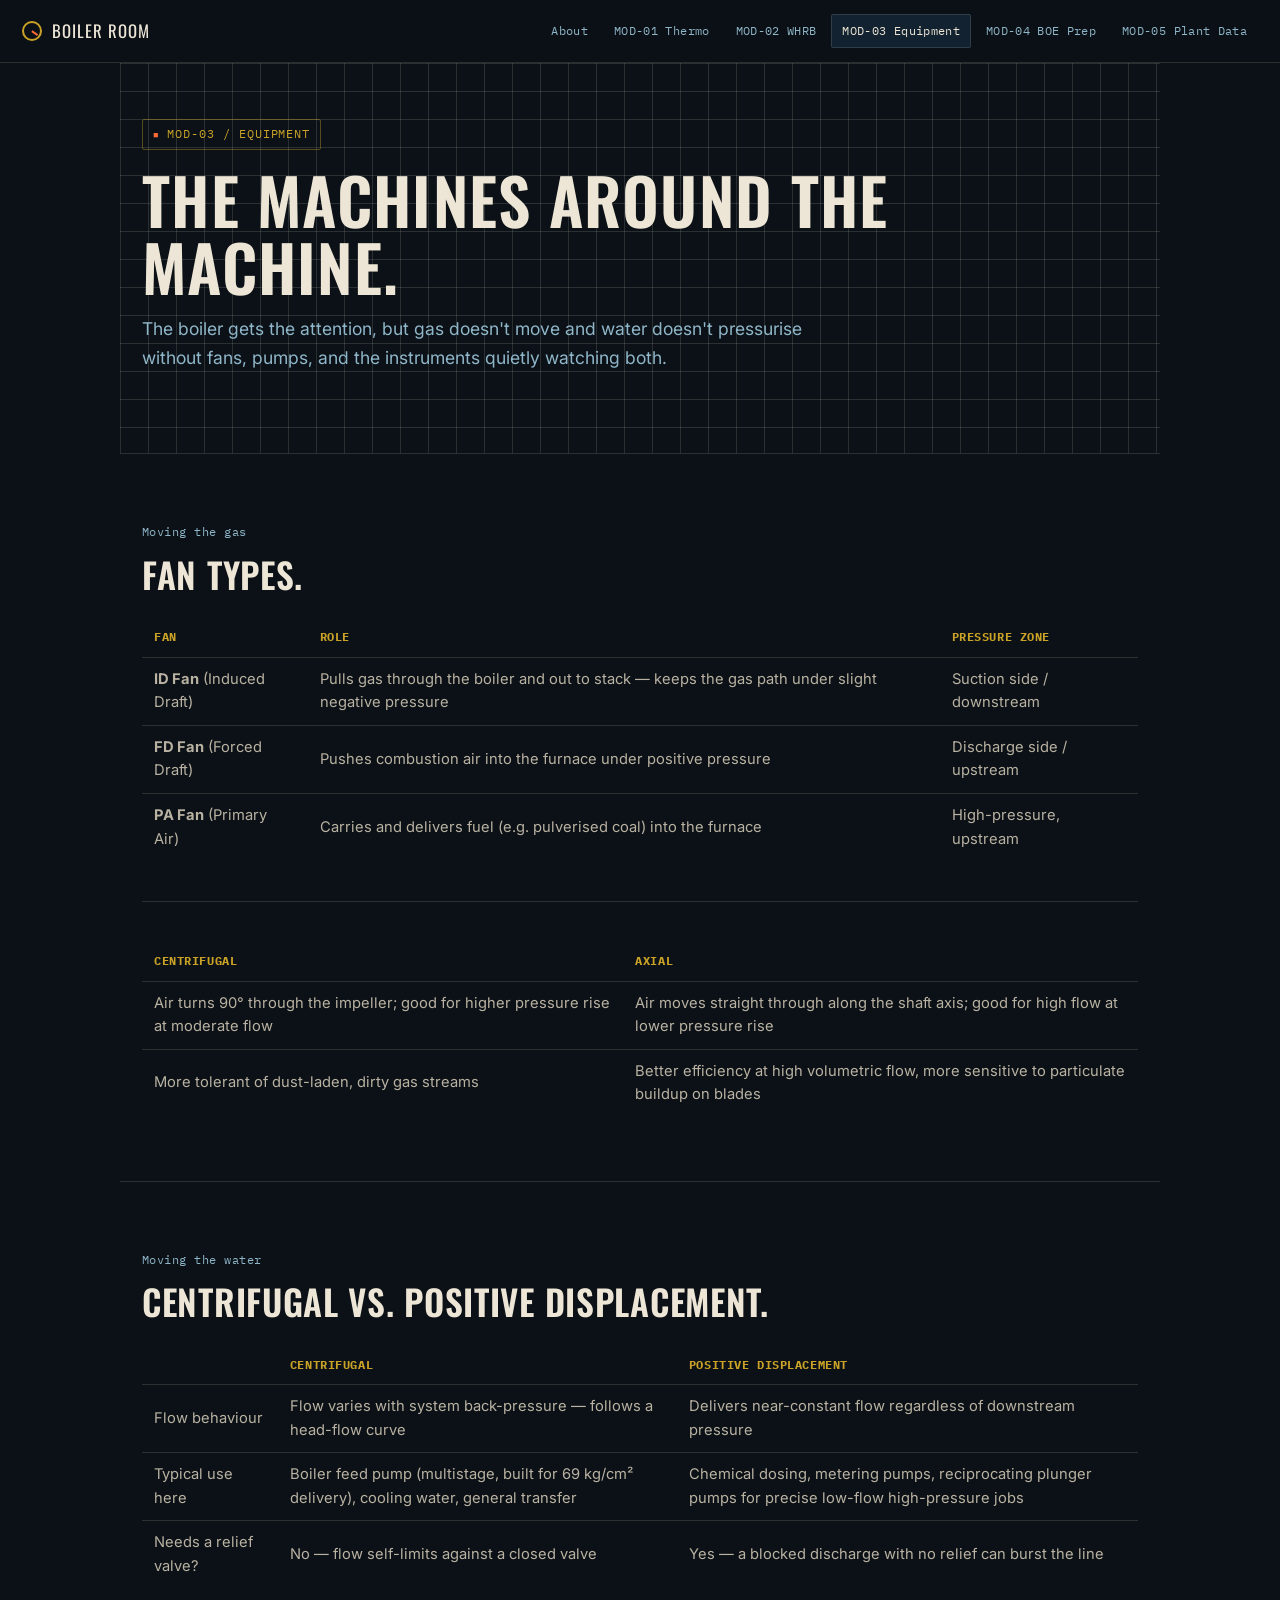
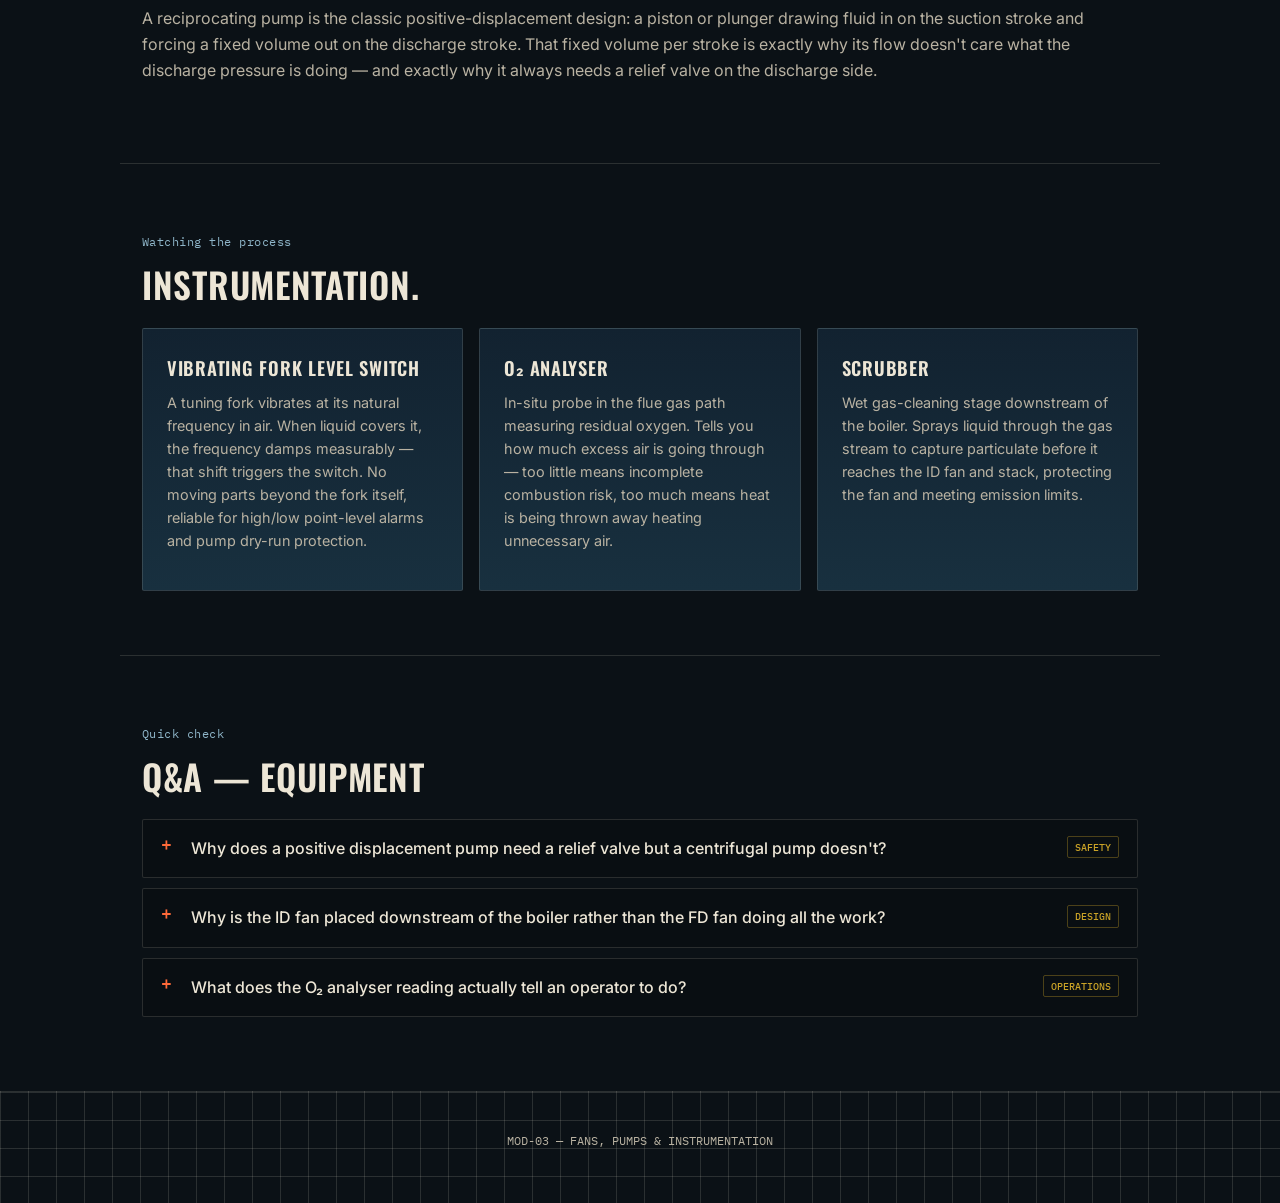
<file: mod-03-equipment.html>
<!DOCTYPE html>
<html lang="en">
<head>
<meta charset="UTF-8">
<meta name="viewport" content="width=device-width, initial-scale=1.0">
<title>MOD-03 · Fans, Pumps &amp; Instrumentation — Boiler Room</title>
<link rel="preconnect" href="https://fonts.googleapis.com">
<link href="https://fonts.googleapis.com/css2?family=Oswald:wght@500;600;700&family=Inter:wght@400;500;600&family=IBM+Plex+Mono:wght@400;500;600&display=swap" rel="stylesheet">
<link rel="stylesheet" href="style.css">
</head>
<body>

<header class="topbar">
  <a href="index.html" class="brand"><span class="dial"></span> Boiler Room</a>
  <nav class="navlinks">
    <a href="about.html">About</a>
    <a href="mod-01-thermodynamics.html">MOD-01 Thermo</a>
    <a href="mod-02-whrb.html">MOD-02 WHRB</a>
    <a href="mod-03-equipment.html">MOD-03 Equipment</a>
    <a href="mod-04-exam-prep.html">MOD-04 BOE Prep</a>
    <a href="mod-05-plant-data.html">MOD-05 Plant Data</a>
  </nav>
</header>

<section class="section texture" style="padding-top:56px;">
  <span class="modtag">MOD-03 / Equipment</span>
  <h1 style="margin-top:16px;">The machines around the machine.</h1>
  <p class="lede" style="margin-top:16px;">
    The boiler gets the attention, but gas doesn't move and water doesn't pressurise without fans, pumps,
    and the instruments quietly watching both.
  </p>
</section>

<section class="section">
  <span class="kicker">Moving the gas</span>
  <h2 style="margin-top:10px;margin-bottom:24px;">Fan types.</h2>

  <table>
    <tr><th>Fan</th><th>Role</th><th>Pressure zone</th></tr>
    <tr><td><strong>ID Fan</strong> (Induced Draft)</td><td>Pulls gas through the boiler and out to stack — keeps the gas path under slight negative pressure</td><td>Suction side / downstream</td></tr>
    <tr><td><strong>FD Fan</strong> (Forced Draft)</td><td>Pushes combustion air into the furnace under positive pressure</td><td>Discharge side / upstream</td></tr>
    <tr><td><strong>PA Fan</strong> (Primary Air)</td><td>Carries and delivers fuel (e.g. pulverised coal) into the furnace</td><td>High-pressure, upstream</td></tr>
  </table>

  <div class="divider"></div>

  <table>
    <tr><th>Centrifugal</th><th>Axial</th></tr>
    <tr><td>Air turns 90° through the impeller; good for higher pressure rise at moderate flow</td><td>Air moves straight through along the shaft axis; good for high flow at lower pressure rise</td></tr>
    <tr><td>More tolerant of dust-laden, dirty gas streams</td><td>Better efficiency at high volumetric flow, more sensitive to particulate buildup on blades</td></tr>
  </table>
</section>

<section class="section">
  <span class="kicker">Moving the water</span>
  <h2 style="margin-top:10px;margin-bottom:24px;">Centrifugal vs. Positive Displacement.</h2>

  <table>
    <tr><th></th><th>Centrifugal</th><th>Positive Displacement</th></tr>
    <tr><td>Flow behaviour</td><td>Flow varies with system back-pressure — follows a head-flow curve</td><td>Delivers near-constant flow regardless of downstream pressure</td></tr>
    <tr><td>Typical use here</td><td>Boiler feed pump (multistage, built for 69 kg/cm² delivery), cooling water, general transfer</td><td>Chemical dosing, metering pumps, reciprocating plunger pumps for precise low-flow high-pressure jobs</td></tr>
    <tr><td>Needs a relief valve?</td><td>No — flow self-limits against a closed valve</td><td>Yes — a blocked discharge with no relief can burst the line</td></tr>
  </table>

  <p style="margin-top:18px;">
    A reciprocating pump is the classic positive-displacement design: a piston or plunger drawing fluid in on the suction stroke and forcing a fixed volume out on the discharge stroke. That fixed volume per stroke is exactly why its flow doesn't care what the discharge pressure is doing — and exactly why it always needs a relief valve on the discharge side.
  </p>
</section>

<section class="section">
  <span class="kicker">Watching the process</span>
  <h2 style="margin-top:10px;margin-bottom:24px;">Instrumentation.</h2>

  <div class="plate-grid">
    <div class="plate">
      <h3>Vibrating Fork Level Switch</h3>
      <p style="margin-top:8px;font-size:0.9rem;">A tuning fork vibrates at its natural frequency in air. When liquid covers it, the frequency damps measurably — that shift triggers the switch. No moving parts beyond the fork itself, reliable for high/low point-level alarms and pump dry-run protection.</p>
    </div>
    <div class="plate">
      <h3>O₂ Analyser</h3>
      <p style="margin-top:8px;font-size:0.9rem;">In-situ probe in the flue gas path measuring residual oxygen. Tells you how much excess air is going through — too little means incomplete combustion risk, too much means heat is being thrown away heating unnecessary air.</p>
    </div>
    <div class="plate">
      <h3>Scrubber</h3>
      <p style="margin-top:8px;font-size:0.9rem;">Wet gas-cleaning stage downstream of the boiler. Sprays liquid through the gas stream to capture particulate before it reaches the ID fan and stack, protecting the fan and meeting emission limits.</p>
    </div>
  </div>
</section>

<section class="section">
  <span class="kicker">Quick check</span>
  <h2 style="margin-top:10px;margin-bottom:22px;">Q&amp;A — Equipment</h2>

  <details class="qa">
    <summary>Why does a positive displacement pump need a relief valve but a centrifugal pump doesn't? <span class="tag">SAFETY</span></summary>
    <div class="a">A centrifugal pump's flow drops toward zero as back-pressure rises toward shutoff head — it self-limits. A PD pump keeps trying to push the same fixed volume per stroke regardless of resistance, so a blocked line with no relief path will keep building pressure until something fails.</div>
  </details>

  <details class="qa">
    <summary>Why is the ID fan placed downstream of the boiler rather than the FD fan doing all the work? <span class="tag">DESIGN</span></summary>
    <div class="a">Pulling from downstream keeps the furnace and gas path under slight negative pressure (balanced draft), so any casing leakage draws air in rather than letting hot gas and combustion products leak out into the work area.</div>
  </details>

  <details class="qa">
    <summary>What does the O₂ analyser reading actually tell an operator to do? <span class="tag">OPERATIONS</span></summary>
    <div class="a">It's the feedback signal for air-fuel balance. A falling O₂ trend with stable load suggests trimming combustion air up; a high, climbing O₂ with no load change suggests excess air is being pulled in somewhere, wasting heat up the stack.</div>
  </details>
</section>

<footer class="texture">
  <p>MOD-03 — FANS, PUMPS &amp; INSTRUMENTATION</p>
</footer>

<script src="script.js"></script>
</body>
</html>
</file>
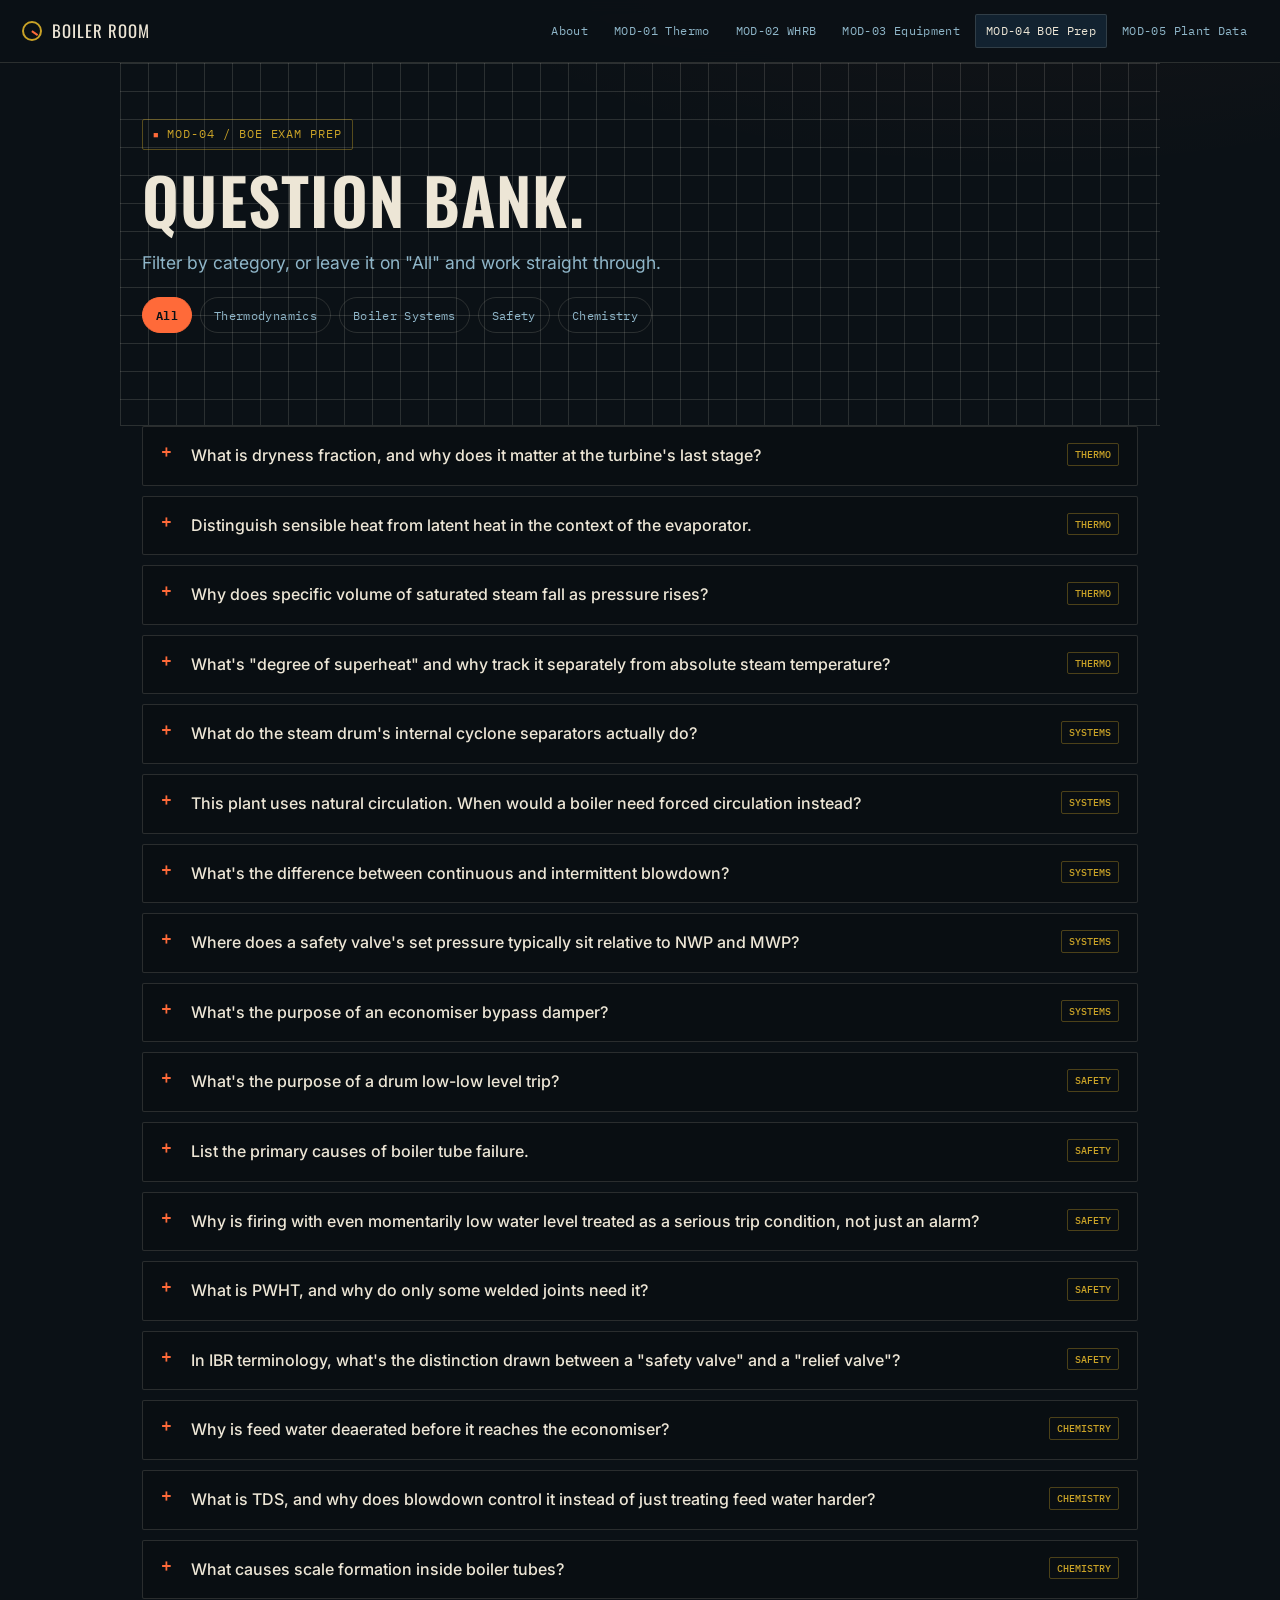
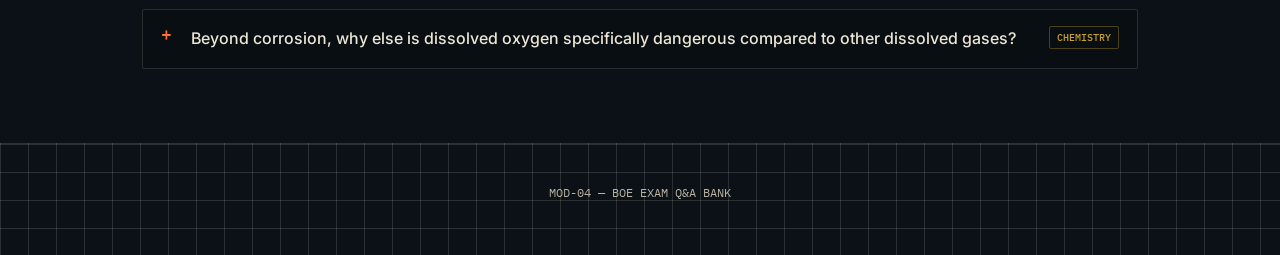
<file: mod-04-exam-prep.html>
<!DOCTYPE html>
<html lang="en">
<head>
<meta charset="UTF-8">
<meta name="viewport" content="width=device-width, initial-scale=1.0">
<title>MOD-04 · BOE Exam Q&amp;A — Boiler Room</title>
<link rel="preconnect" href="https://fonts.googleapis.com">
<link href="https://fonts.googleapis.com/css2?family=Oswald:wght@500;600;700&family=Inter:wght@400;500;600&family=IBM+Plex+Mono:wght@400;500;600&display=swap" rel="stylesheet">
<link rel="stylesheet" href="style.css">
</head>
<body>

<header class="topbar">
  <a href="index.html" class="brand"><span class="dial"></span> Boiler Room</a>
  <nav class="navlinks">
    <a href="about.html">About</a>
    <a href="mod-01-thermodynamics.html">MOD-01 Thermo</a>
    <a href="mod-02-whrb.html">MOD-02 WHRB</a>
    <a href="mod-03-equipment.html">MOD-03 Equipment</a>
    <a href="mod-04-exam-prep.html">MOD-04 BOE Prep</a>
    <a href="mod-05-plant-data.html">MOD-05 Plant Data</a>
  </nav>
</header>

<section class="section texture" style="padding-top:56px;">
  <span class="modtag">MOD-04 / BOE Exam Prep</span>
  <h1 style="margin-top:16px;">Question bank.</h1>
  <p class="lede" style="margin-top:16px;">Filter by category, or leave it on "All" and work straight through.</p>

  <div class="chips">
    <button class="chip active" data-cat="all">All</button>
    <button class="chip" data-cat="thermo">Thermodynamics</button>
    <button class="chip" data-cat="systems">Boiler Systems</button>
    <button class="chip" data-cat="safety">Safety</button>
    <button class="chip" data-cat="chem">Chemistry</button>
  </div>
</section>

<section class="section" style="padding-top:0;">

  <details class="qa" data-cat="thermo">
    <summary>What is dryness fraction, and why does it matter at the turbine's last stage? <span class="tag">THERMO</span></summary>
    <div class="a">Dryness fraction (x) is the mass ratio of vapour to total mass in a wet steam mixture. As steam expands through the turbine its pressure and temperature fall, and if it crosses too far into the wet region, water droplets form and erode the last-stage blades. Superheating keeps x close enough to 1 through the early stages to delay that crossing.</div>
  </details>

  <details class="qa" data-cat="thermo">
    <summary>Distinguish sensible heat from latent heat in the context of the evaporator. <span class="tag">THERMO</span></summary>
    <div class="a">Sensible heat raises water's temperature without changing phase (this is h_f building up). Latent heat is absorbed entirely in changing phase from liquid to vapour at constant temperature (h_fg). The evaporator section is where latent heat addition happens — temperature holds at saturation temperature the whole time.</div>
  </details>

  <details class="qa" data-cat="thermo">
    <summary>Why does specific volume of saturated steam fall as pressure rises? <span class="tag">THERMO</span></summary>
    <div class="a">Higher pressure packs the same mass of steam molecules into less space — density rises, specific volume falls. This is also why higher-pressure steam lines can carry the same mass flow through a smaller pipe diameter.</div>
  </details>

  <details class="qa" data-cat="thermo">
    <summary>What's "degree of superheat" and why track it separately from absolute steam temperature? <span class="tag">THERMO</span></summary>
    <div class="a">It's the difference between actual steam temperature and the saturation temperature at that same pressure. Tracking it separately matters because saturation temperature itself shifts with pressure — 490°C steam at 69 kg/cm² has a very different margin above saturation than the same 490°C would at a different pressure.</div>
  </details>

  <details class="qa" data-cat="systems">
    <summary>What do the steam drum's internal cyclone separators actually do? <span class="tag">SYSTEMS</span></summary>
    <div class="a">They spin the incoming steam-water mixture from the risers, using centrifugal force to fling the heavier water droplets to the outside wall while drier steam continues to the outlet — reducing moisture carryover into the superheater.</div>
  </details>

  <details class="qa" data-cat="systems">
    <summary>This plant uses natural circulation. When would a boiler need forced circulation instead? <span class="tag">SYSTEMS</span></summary>
    <div class="a">At very high pressures approaching the critical point, the density difference between water and steam shrinks toward zero — there's not enough driving head left for natural circulation to work, so a circulating pump becomes necessary.</div>
  </details>

  <details class="qa" data-cat="systems">
    <summary>What's the difference between continuous and intermittent blowdown? <span class="tag">SYSTEMS</span></summary>
    <div class="a">Continuous blowdown runs constantly at a small, controlled rate from the drum's water surface, holding dissolved solids (TDS) at a steady target. Intermittent blowdown is a periodic manual or timed dump from the bottom header, aimed at clearing settled sludge rather than controlling TDS.</div>
  </details>

  <details class="qa" data-cat="systems">
    <summary>Where does a safety valve's set pressure typically sit relative to NWP and MWP? <span class="tag">SYSTEMS</span></summary>
    <div class="a">Above normal working pressure but at or below maximum working pressure — close enough above NWP to not lift during normal operation, but guaranteed to lift before the drum or any pressure part reaches MWP.</div>
  </details>

  <details class="qa" data-cat="systems">
    <summary>What's the purpose of an economiser bypass damper? <span class="tag">SYSTEMS</span></summary>
    <div class="a">It routes flue gas around the economiser during low-load or startup conditions, when gas temperatures are low enough that cooling them further risks acid dew-point corrosion on the economiser tubes.</div>
  </details>

  <details class="qa" data-cat="safety">
    <summary>What's the purpose of a drum low-low level trip? <span class="tag">SAFETY</span></summary>
    <div class="a">It force-trips the firing/heat input the instant drum level falls below a safe threshold — protecting the water wall tubes from running dry and overheating, which can cause tube rupture within seconds once the water-side cooling is lost.</div>
  </details>

  <details class="qa" data-cat="safety">
    <summary>List the primary causes of boiler tube failure. <span class="tag">SAFETY</span></summary>
    <div class="a">Overheating from low water level or internal scale deposits, corrosion from poor water chemistry or dissolved oxygen, erosion from high-velocity ash or soot particles, and mechanical fatigue from repeated thermal cycling or vibration.</div>
  </details>

  <details class="qa" data-cat="safety">
    <summary>Why is firing with even momentarily low water level treated as a serious trip condition, not just an alarm? <span class="tag">SAFETY</span></summary>
    <div class="a">Water-wall tubes depend on internal water flow to carry heat away from the metal. The moment a section runs dry, the tube wall temperature can climb past its design limit within seconds, weakening the metal toward rupture — there usually isn't time for a human response, which is why it's hard-wired to trip automatically.</div>
  </details>

  <details class="qa" data-cat="safety">
    <summary>What is PWHT, and why do only some welded joints need it? <span class="tag">SAFETY</span></summary>
    <div class="a">Post-Weld Heat Treatment relieves residual stress locked into the metal by welding. It's required where wall thickness, material grade, or service stress make residual stress a real risk to long-term integrity — thinner, lower-stress joints elsewhere on the same boiler may not need it.</div>
  </details>

  <details class="qa" data-cat="safety">
    <summary>In IBR terminology, what's the distinction drawn between a "safety valve" and a "relief valve"? <span class="tag">SAFETY</span></summary>
    <div class="a">"Safety valve" is the term used for steam (compressible fluid) service — it opens fully and rapidly (pop action) once set pressure is reached. "Relief valve" is the term used for liquid service, which tends to open more proportionally to overpressure rather than popping fully open.</div>
  </details>

  <details class="qa" data-cat="chem">
    <summary>Why is feed water deaerated before it reaches the economiser? <span class="tag">CHEMISTRY</span></summary>
    <div class="a">Dissolved oxygen in feed water causes pitting corrosion on boiler metal at operating temperature — deaeration strips it out mechanically (and a chemical oxygen scavenger typically backs it up) before the water ever sees boiler-side heat.</div>
  </details>

  <details class="qa" data-cat="chem">
    <summary>What is TDS, and why does blowdown control it instead of just treating feed water harder? <span class="tag">CHEMISTRY</span></summary>
    <div class="a">Total Dissolved Solids — the dissolved mineral content left behind as pure water evaporates to steam. Even well-treated feed water carries some solids, and since only water leaves as steam, those solids concentrate in the drum over time. Blowdown is what actually removes that buildup rather than preventing it from forming.</div>
  </details>

  <details class="qa" data-cat="chem">
    <summary>What causes scale formation inside boiler tubes? <span class="tag">CHEMISTRY</span></summary>
    <div class="a">Hardness salts (mainly calcium and magnesium compounds) in feed water precipitate out of solution onto the hottest internal tube surfaces. Scale is a poor heat conductor, so it forces tube metal temperature up for the same heat flux — a direct path toward overheating failure.</div>
  </details>

  <details class="qa" data-cat="chem">
    <summary>Beyond corrosion, why else is dissolved oxygen specifically dangerous compared to other dissolved gases? <span class="tag">CHEMISTRY</span></summary>
    <div class="a">It's an electrochemically active oxidiser at boiler metal temperatures, driving localised pitting rather than uniform corrosion — pitting concentrates metal loss at single points, making it far more likely to cause a through-wall failure than the same total metal loss spread evenly.</div>
  </details>

</section>

<footer class="texture">
  <p>MOD-04 — BOE EXAM Q&amp;A BANK</p>
</footer>

<script src="script.js"></script>
</body>
</html>
</file>
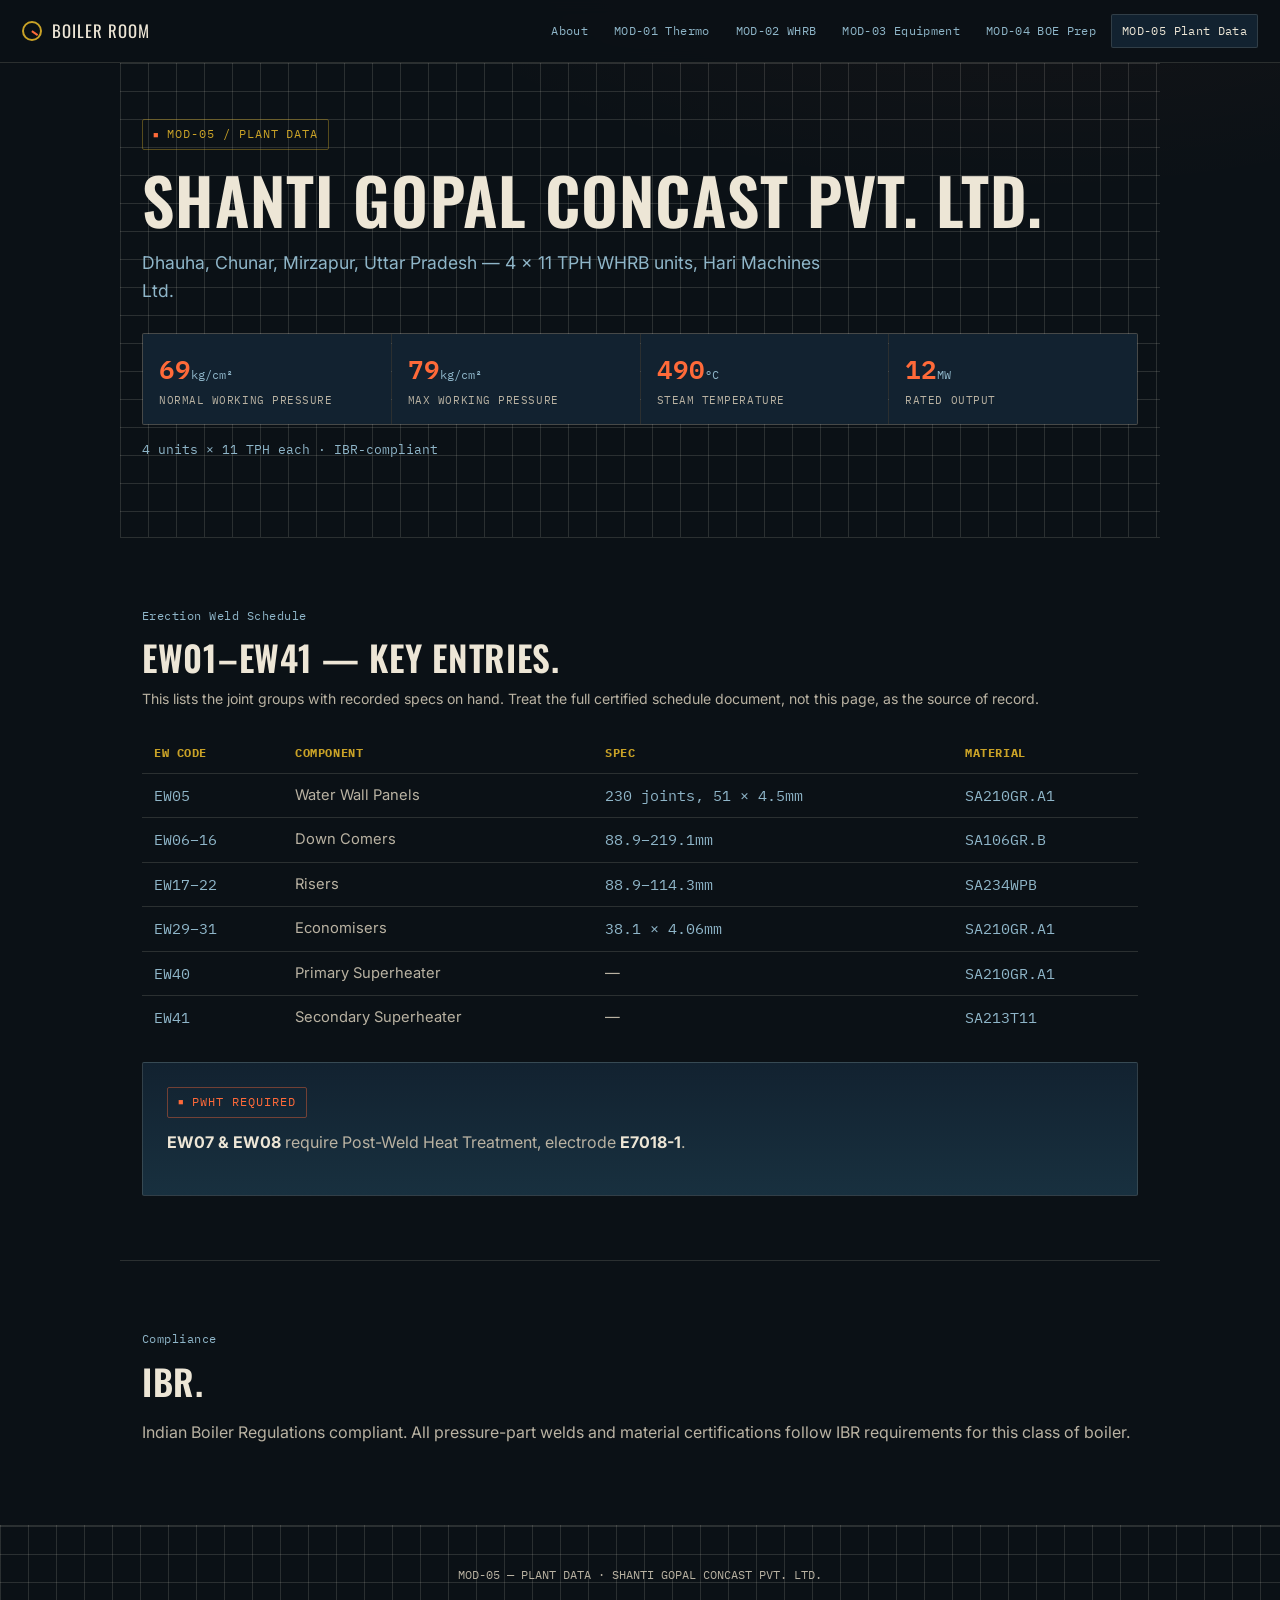
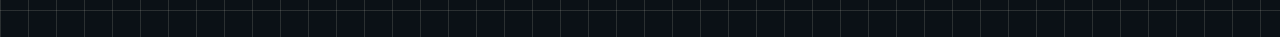
<file: mod-05-plant-data.html>
<!DOCTYPE html>
<html lang="en">
<head>
<meta charset="UTF-8">
<meta name="viewport" content="width=device-width, initial-scale=1.0">
<title>MOD-05 · Plant Data — Boiler Room</title>
<link rel="preconnect" href="https://fonts.googleapis.com">
<link href="https://fonts.googleapis.com/css2?family=Oswald:wght@500;600;700&family=Inter:wght@400;500;600&family=IBM+Plex+Mono:wght@400;500;600&display=swap" rel="stylesheet">
<link rel="stylesheet" href="style.css">
</head>
<body>

<header class="topbar">
  <a href="index.html" class="brand"><span class="dial"></span> Boiler Room</a>
  <nav class="navlinks">
    <a href="about.html">About</a>
    <a href="mod-01-thermodynamics.html">MOD-01 Thermo</a>
    <a href="mod-02-whrb.html">MOD-02 WHRB</a>
    <a href="mod-03-equipment.html">MOD-03 Equipment</a>
    <a href="mod-04-exam-prep.html">MOD-04 BOE Prep</a>
    <a href="mod-05-plant-data.html">MOD-05 Plant Data</a>
  </nav>
</header>

<section class="section texture" style="padding-top:56px;">
  <span class="modtag">MOD-05 / Plant Data</span>
  <h1 style="margin-top:16px;">Shanti Gopal Concast Pvt. Ltd.</h1>
  <p class="lede" style="margin-top:16px;">Dhauha, Chunar, Mirzapur, Uttar Pradesh — 4 × 11 TPH WHRB units, Hari Machines Ltd.</p>

  <div class="readout-grid">
    <div class="readout"><div><span class="val">69</span><span class="unit">kg/cm²</span><span class="lbl">Normal Working Pressure</span></div></div>
    <div class="readout"><div><span class="val">79</span><span class="unit">kg/cm²</span><span class="lbl">Max Working Pressure</span></div></div>
    <div class="readout"><div><span class="val">490</span><span class="unit">°C</span><span class="lbl">Steam Temperature</span></div></div>
    <div class="readout"><div><span class="val">12</span><span class="unit">MW</span><span class="lbl">Rated Output</span></div></div>
  </div>
  <p class="mono" style="margin-top:14px;font-size:0.82rem;">4 units × 11 TPH each · IBR-compliant</p>
</section>

<section class="section">
  <span class="kicker">Erection Weld Schedule</span>
  <h2 style="margin-top:10px;margin-bottom:10px;">EW01–EW41 — key entries.</h2>
  <p style="margin-bottom:24px;font-size:0.88rem;">This lists the joint groups with recorded specs on hand. Treat the full certified schedule document, not this page, as the source of record.</p>

  <table>
    <tr><th>EW Code</th><th>Component</th><th>Spec</th><th>Material</th></tr>
    <tr><td class="mono">EW05</td><td>Water Wall Panels</td><td class="num">230 joints, 51 × 4.5mm</td><td class="mono">SA210GR.A1</td></tr>
    <tr><td class="mono">EW06–16</td><td>Down Comers</td><td class="num">88.9–219.1mm</td><td class="mono">SA106GR.B</td></tr>
    <tr><td class="mono">EW17–22</td><td>Risers</td><td class="num">88.9–114.3mm</td><td class="mono">SA234WPB</td></tr>
    <tr><td class="mono">EW29–31</td><td>Economisers</td><td class="num">38.1 × 4.06mm</td><td class="mono">SA210GR.A1</td></tr>
    <tr><td class="mono">EW40</td><td>Primary Superheater</td><td>—</td><td class="mono">SA210GR.A1</td></tr>
    <tr><td class="mono">EW41</td><td>Secondary Superheater</td><td>—</td><td class="mono">SA213T11</td></tr>
  </table>

  <div class="plate" style="margin-top:22px;">
    <span class="modtag" style="border-color:rgba(255,106,57,0.4);color:var(--ember);">PWHT Required</span>
    <p style="margin-top:12px;">
      <strong style="color:var(--paper);">EW07 &amp; EW08</strong> require Post-Weld Heat Treatment, electrode <strong style="color:var(--paper);">E7018-1</strong>.
    </p>
  </div>
</section>

<section class="section">
  <span class="kicker">Compliance</span>
  <h2 style="margin-top:10px;margin-bottom:18px;">IBR.</h2>
  <p>Indian Boiler Regulations compliant. All pressure-part welds and material certifications follow IBR requirements for this class of boiler.</p>
</section>

<footer class="texture">
  <p>MOD-05 — PLANT DATA · SHANTI GOPAL CONCAST PVT. LTD.</p>
</footer>

<script src="script.js"></script>
</body>
</html>
</file>
<file: style.css>
/* ============================================================
   BOILER ROOM — design system
   Palette: boiler-room dark + brass gauge + ember heat
   ============================================================ */

:root{
  --ink: #0B1116;
  --plate: #122230;
  --plate-2: #18303f;
  --paper: #EDE6D6;
  --paper-dim: #B9B2A2;
  --ember: #FF6A39;
  --ember-dim: #B8431A;
  --brass: #C9A227;
  --steam: #8FB6C9;
  --line: rgba(237,230,214,0.14);
  --radius: 2px;
  --display: 'Oswald', sans-serif;
  --body: 'Inter', sans-serif;
  --mono: 'IBM Plex Mono', monospace;
}

*{box-sizing:border-box;}
html{scroll-behavior:smooth;}

body{
  margin:0;
  background:
    radial-gradient(1200px 600px at 80% -10%, rgba(255,106,57,0.06), transparent 60%),
    var(--ink);
  color:var(--paper);
  font-family:var(--body);
  line-height:1.6;
  -webkit-font-smoothing:antialiased;
}

::selection{ background:var(--ember); color:var(--ink); }

a{ color:inherit; }

/* riveted/grid texture used behind hero + footer */
.texture{
  background-image:
    linear-gradient(var(--line) 1px, transparent 1px),
    linear-gradient(90deg, var(--line) 1px, transparent 1px);
  background-size: 28px 28px;
}

/* ---------------- top bar ---------------- */
.topbar{
  position:sticky; top:0; z-index:50;
  display:flex; align-items:center; justify-content:space-between;
  padding:14px 22px;
  background:rgba(11,17,22,0.86);
  backdrop-filter:blur(8px);
  border-bottom:1px solid var(--line);
}
.brand{
  display:flex; align-items:center; gap:10px;
  font-family:var(--display);
  letter-spacing:0.06em;
  text-decoration:none;
  font-size:1.05rem;
  text-transform:uppercase;
  color:var(--paper);
}
.brand .dial{
  width:20px;height:20px;border-radius:50%;
  border:2px solid var(--brass);
  position:relative; flex:none;
}
.brand .dial::after{
  content:''; position:absolute; left:50%; top:50%;
  width:7px; height:1.6px; background:var(--ember);
  transform-origin:left center;
  transform:translate(0,-50%) rotate(35deg);
}
.navlinks{ display:flex; gap:4px; flex-wrap:wrap; }
.navlinks a{
  font-family:var(--mono);
  font-size:0.72rem;
  letter-spacing:0.03em;
  text-decoration:none;
  color:var(--steam);
  padding:7px 10px;
  border:1px solid transparent;
  border-radius:var(--radius);
  white-space:nowrap;
}
.navlinks a:hover, .navlinks a.active{
  color:var(--paper);
  border-color:var(--line);
  background:var(--plate);
}

/* ---------------- module label / eyebrow ---------------- */
.modtag{
  display:inline-flex; align-items:center; gap:8px;
  font-family:var(--mono);
  font-size:0.74rem;
  letter-spacing:0.08em;
  color:var(--brass);
  border:1px solid rgba(201,162,39,0.4);
  padding:5px 10px;
  border-radius:var(--radius);
  text-transform:uppercase;
}
.modtag::before{ content:'■'; font-size:0.55rem; color:var(--ember); }

/* ---------------- typography ---------------- */
h1,h2,h3{
  font-family:var(--display);
  text-transform:uppercase;
  letter-spacing:0.02em;
  font-weight:600;
  margin:0;
  color:var(--paper);
}
h1{ font-size:clamp(2.2rem, 6vw, 4rem); line-height:1.04; }
h2{ font-size:clamp(1.5rem, 3.4vw, 2.2rem); line-height:1.15; }
h3{ font-size:1.15rem; letter-spacing:0.04em; }
p{ color:var(--paper-dim); margin:0 0 1em; }
.lede{ font-size:1.1rem; color:var(--steam); max-width:62ch; }

.section{ padding:64px 22px; max-width:1040px; margin:0 auto; }
.section + .section{ border-top:1px solid var(--line); }

/* ---------------- gauge plate cards ---------------- */
.plate{
  background:linear-gradient(180deg, var(--plate), var(--plate-2));
  border:1px solid var(--line);
  border-radius:var(--radius);
  padding:24px;
}
.plate-grid{
  display:grid; gap:16px;
  grid-template-columns:repeat(auto-fit, minmax(240px,1fr));
}

/* module nav cards on home */
.modcard{
  display:block; text-decoration:none;
  background:linear-gradient(180deg, var(--plate), var(--plate-2));
  border:1px solid var(--line);
  border-radius:var(--radius);
  padding:22px;
  position:relative;
  transition:transform .18s ease, border-color .18s ease;
  overflow:hidden;
}
.modcard:hover{ transform:translateY(-3px); border-color:rgba(255,106,57,0.5); }
.modcard::before{
  content:''; position:absolute; left:0; top:0; bottom:0; width:3px;
  background:var(--ember); opacity:0; transition:opacity .18s ease;
}
.modcard:hover::before{ opacity:1; }
.modcode{
  font-family:var(--mono); font-size:0.72rem; color:var(--brass);
  letter-spacing:0.08em; display:block; margin-bottom:10px;
}
.modcard h3{ color:var(--paper); margin-bottom:8px; }
.modcard p{ font-size:0.92rem; margin:0; }

/* ---------------- tables (readout style) ---------------- */
table{ width:100%; border-collapse:collapse; font-size:0.92rem; }
th,td{ text-align:left; padding:10px 12px; border-bottom:1px solid var(--line); }
th{
  font-family:var(--mono); font-size:0.72rem; letter-spacing:0.05em;
  text-transform:uppercase; color:var(--brass);
}
td{ color:var(--paper-dim); }
td.num, .mono{ font-family:var(--mono); color:var(--steam); }
tr:last-child td{ border-bottom:none; }

/* ---------------- readout stat ---------------- */
.readout{
  font-family:var(--mono);
  display:flex; align-items:baseline; gap:8px;
  border:1px solid var(--line); border-radius:var(--radius);
  padding:14px 16px; background:rgba(0,0,0,0.18);
}
.readout .val{ font-size:1.6rem; color:var(--ember); font-weight:600; }
.readout .unit{ font-size:0.78rem; color:var(--steam); }
.readout .lbl{ display:block; font-size:0.68rem; color:var(--paper-dim); letter-spacing:0.05em; text-transform:uppercase; margin-top:3px;}

/* ---------------- Q&A accordion ---------------- */
.qa{ border:1px solid var(--line); border-radius:var(--radius); overflow:hidden; margin-bottom:10px; background:rgba(0,0,0,0.14); }
.qa summary{
  cursor:pointer; list-style:none; padding:16px 18px;
  display:flex; align-items:flex-start; gap:12px;
  font-weight:500; color:var(--paper);
}
.qa summary::-webkit-details-marker{ display:none; }
.qa summary::before{
  content:'+'; font-family:var(--mono); color:var(--ember);
  flex:none; width:18px; font-size:1.1rem; line-height:1;
}
.qa[open] summary::before{ content:'–'; }
.qa .a{ padding:0 18px 18px 48px; color:var(--paper-dim); font-size:0.94rem; }
.qa .tag{
  font-family:var(--mono); font-size:0.65rem; color:var(--brass);
  border:1px solid rgba(201,162,39,0.35); padding:2px 7px; border-radius:2px;
  margin-left:auto; flex:none; white-space:nowrap;
}

/* filter chips for exam page */
.chips{ display:flex; gap:8px; flex-wrap:wrap; margin:20px 0 28px; }
.chip{
  font-family:var(--mono); font-size:0.72rem; letter-spacing:0.03em;
  padding:7px 13px; border-radius:20px; border:1px solid var(--line);
  background:transparent; color:var(--steam); cursor:pointer;
}
.chip.active{ background:var(--ember); color:var(--ink); border-color:var(--ember); font-weight:600; }

/* ---------------- diagram blocks ---------------- */
.diagram{
  border:1px solid var(--line); border-radius:var(--radius);
  padding:24px; background:rgba(0,0,0,0.18);
  display:flex; justify-content:center;
}

/* ---------------- footer ---------------- */
footer{
  padding:40px 22px; text-align:center;
  border-top:1px solid var(--line);
}
footer p{ font-family:var(--mono); font-size:0.74rem; color:var(--paper-dim); }

/* ---------------- misc ---------------- */
.kicker{ font-family:var(--mono); font-size:0.78rem; color:var(--steam); letter-spacing:0.04em; }
.divider{ height:1px; background:var(--line); margin:40px 0; }
.btn{
  display:inline-block; font-family:var(--mono); font-size:0.8rem;
  letter-spacing:0.04em; text-decoration:none; color:var(--ink);
  background:var(--ember); padding:11px 18px; border-radius:var(--radius);
  font-weight:600;
}
.btn.ghost{
  background:transparent; color:var(--paper); border:1px solid var(--line);
}

/* ---------------- pressure gauge (hero signature) ---------------- */
.gauge-wrap{
  position:relative; width:300px; height:152px; max-width:86vw;
  margin:0 auto;
  overflow:hidden;
}
.gauge-face{
  position:absolute; left:50%; top:0; width:300px; height:300px;
  transform:translateX(-50%);
  border-radius:50%;
  background: conic-gradient(from -90deg at 50% 50%,
    var(--steam) 0deg 142.2deg,
    var(--ember) 142.2deg 180deg,
    transparent 180deg 360deg);
  opacity:0.9;
}
.gauge-face::after{
  content:'';
  position:absolute; left:50%; top:50%; width:230px; height:230px;
  transform:translate(-50%,-50%);
  border-radius:50%;
  background:var(--ink);
  box-shadow:0 0 0 1px var(--line);
}
.gauge-needle{
  position:absolute; left:50%; bottom:0; width:3px; height:120px;
  background:linear-gradient(var(--paper), var(--brass));
  transform-origin:bottom center;
  border-radius:3px 3px 0 0;
  z-index:2;
}
.gauge-hub{
  position:absolute; left:50%; bottom:-11px; width:22px; height:22px;
  background:var(--brass); border-radius:50%;
  transform:translateX(-50%);
  border:3px solid var(--ink); z-index:3;
}
.gauge-lbl{
  position:absolute; bottom:2px; font-family:var(--mono);
  font-size:0.7rem; color:var(--paper-dim);
}
.gauge-lbl.left{ left:4px; }
.gauge-lbl.right{ right:4px; }
.gauge-lbl.top{ left:50%; top:0; transform:translateX(-50%); color:var(--ember); }

.readout-grid{
  display:grid; gap:1px; background:var(--line);
  grid-template-columns:repeat(auto-fit,minmax(150px,1fr));
  border:1px solid var(--line); border-radius:var(--radius); overflow:hidden;
  margin-top:28px;
}
.readout-grid .readout{ border:none; border-radius:0; background:var(--plate); }

@media (max-width: 640px){
  .navlinks{ display:none; }
  .section{ padding:44px 18px; }
}

/* ---------------- about page: badge photo ---------------- */
.badge{
  width:200px; flex:none;
  border:2px solid var(--brass);
  padding:8px;
  background:var(--plate);
  position:relative;
}
.badge::before{
  content:''; position:absolute; inset:4px;
  border:1px solid rgba(201,162,39,0.35);
  pointer-events:none;
}
.badge img{
  width:100%; height:220px; object-fit:cover; display:block;
  filter:saturate(0.92) contrast(1.03);
}
.badge-label{
  font-family:var(--mono); font-size:0.66rem; letter-spacing:0.08em;
  color:var(--brass); text-align:center; text-transform:uppercase;
  padding-top:8px;
}
.hero-flex{
  display:flex; gap:36px; align-items:flex-start; flex-wrap:wrap;
}
.hero-flex .hero-text{ flex:1; min-width:260px; }

/* certificate cards */
.cert-card{
  background:linear-gradient(180deg, var(--plate), var(--plate-2));
  border:1px solid var(--line);
  border-left:3px solid var(--brass);
  border-radius:var(--radius);
  padding:20px 22px;
  position:relative;
}
.cert-card .seal{
  font-family:var(--mono); font-size:0.66rem; color:var(--brass);
  letter-spacing:0.08em; text-transform:uppercase;
  display:block; margin-bottom:8px;
}
.cert-card h3{ font-size:1.02rem; color:var(--paper); margin-bottom:6px; }
.cert-card .issuer{ font-family:var(--mono); font-size:0.8rem; color:var(--steam); }

.timeline-item{
  display:flex; gap:18px; padding:18px 0;
  border-bottom:1px solid var(--line);
}
.timeline-item:last-child{ border-bottom:none; }
.timeline-item .year{
  font-family:var(--mono); font-size:0.8rem; color:var(--brass);
  flex:none; width:90px; padding-top:2px;
}
.timeline-item .content h3{ font-size:1rem; margin-bottom:4px; }
.timeline-item .content p{ margin:0; font-size:0.88rem; }
</file>
